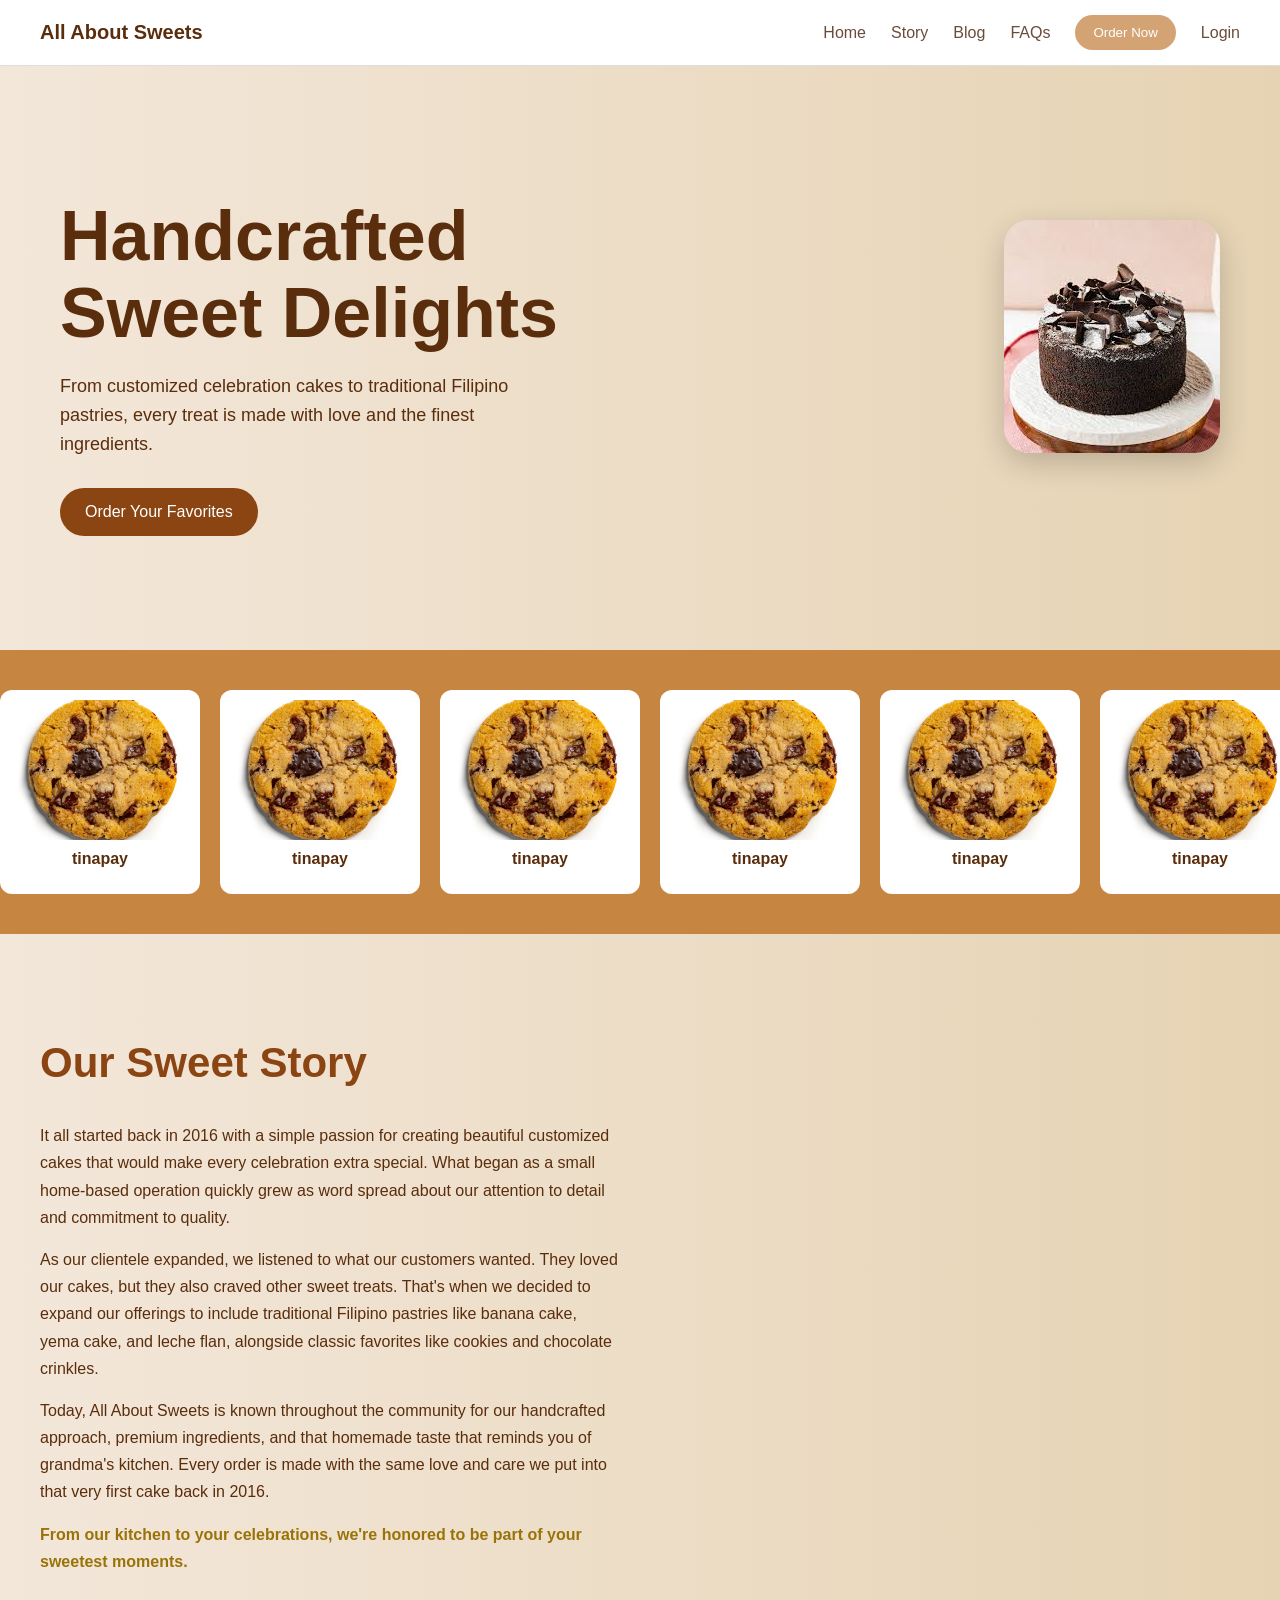
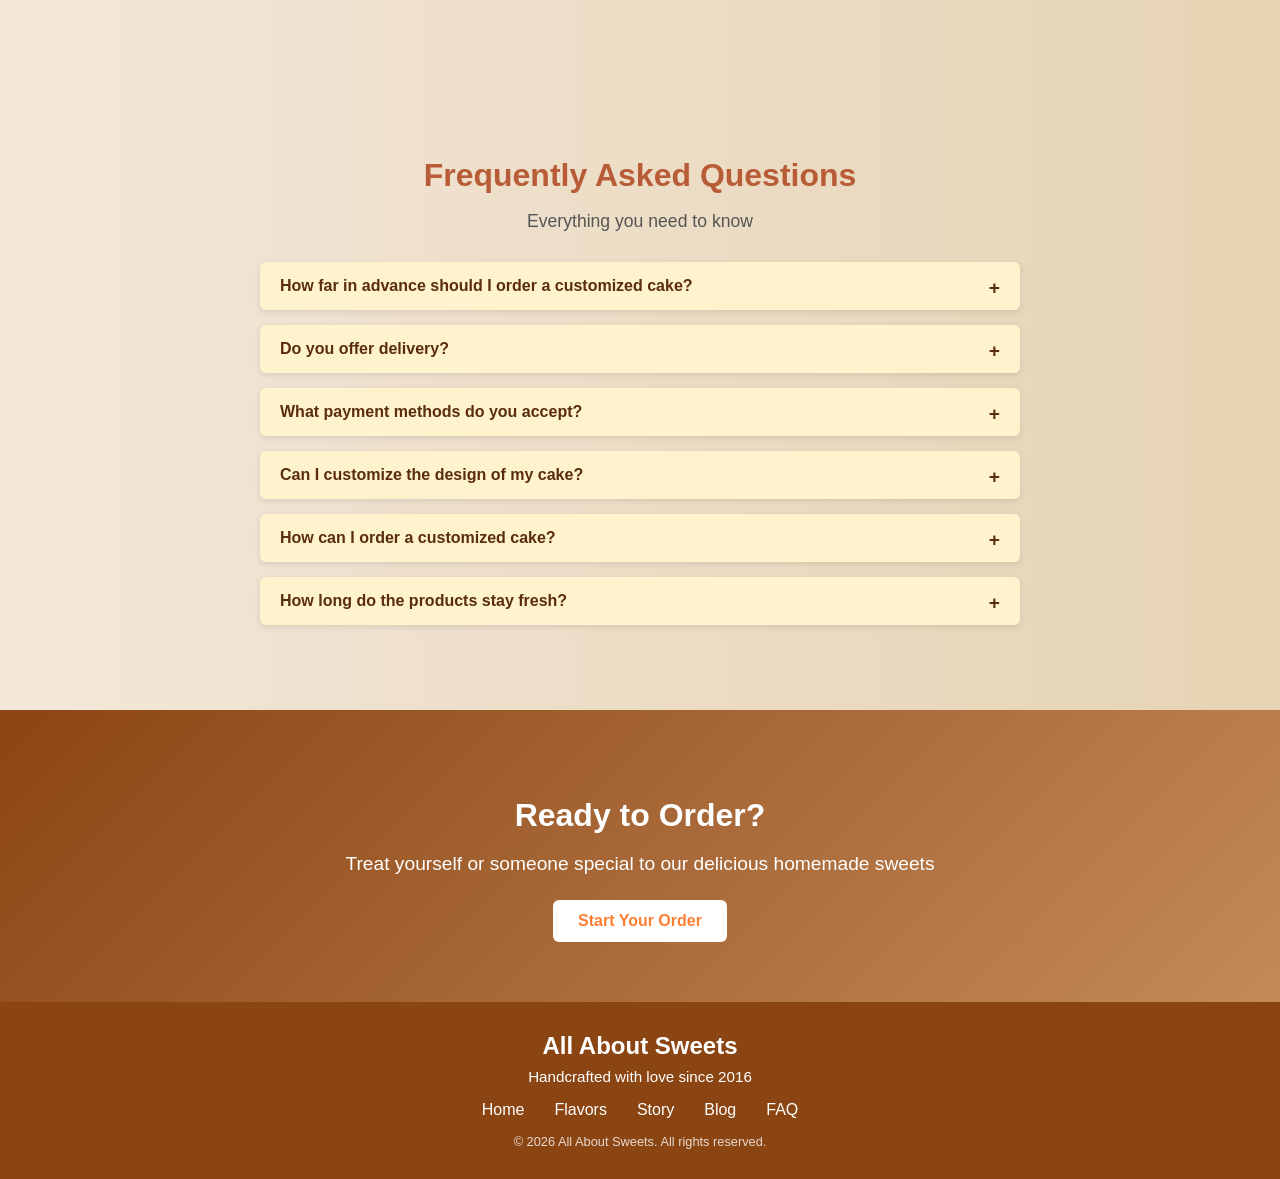
<file: index.html>
<!doctype html>
<html lang="en">
  <head>
    <meta charset="UTF-8" />
    <meta name="viewport" content="width=device-width, initial-scale=1.0" />
    <title>All About Sweets</title>
    <link rel="stylesheet" href="style.css" />
    <link rel="shortcut icon" href="assets/AASlogo.png" type="image/x-icon">
  </head>
  <body>
    <header class="navbar">
      <div class="logo">
        <span>All About Sweets</span>
      </div>
      <input type="checkbox" id="menu-toggle" />

      <label for="menu-toggle" class="hamburger">
        <span></span>
        <span></span>
        <span></span>
      </label>

      <nav class="nav-menu">
        <a href="#" class="active">Home</a>
        <a href="#story">Story</a>
        <a href="blog.html">Blog</a>
        <a href="#faq">FAQs</a>
        <a href="ordernow.html"> 
        <button class="order-btn">Order Now</button>
        </a>
        
        <a href="login.html" id="loginBtn" class="login">Login</a>

      <img 
        src="assets/user.png"
        id="profileBtn"
        class="profile-icon"
        onclick="goToProfile()"
        style="display: none;">
      </nav>
    </header>

    <section id="hero" class="hero">
      <div class="hero-text">
        <h1>Handcrafted<br />Sweet Delights</h1>
        <p>
          From customized celebration cakes to traditional Filipino pastries,
          every treat is made with love and the finest ingredients.
        </p>
        <button class="ct-btn">Order Your Favorites</button>
      </div>

      <div class="hero-img">
        <img src="assets/cake.jpg" alt="Cake" />
      </div>
    </section>
    <br />
    <br />
    <br />
    <section class="loop-section">
      <div class="loop-track">
        <!-- ORIGINAL -->
        <div class="item">
          <div class="card">
            <img src="assets/placeholder.jpg">
            <h3>tinapay</h3>
          </div>
        </div>
        <div class="item">
          <div class="card">
            <img src="assets/placeholder.jpg">
            <h3>tinapay</h3>
          </div>
        </div>
        <div class="item">
          <div class="card">
            <img src="assets/placeholder.jpg">
            <h3>tinapay</h3>
          </div>
        </div>
        <div class="item">
          <div class="card">
            <img src="assets/placeholder.jpg">
            <h3>tinapay</h3>
          </div>
        </div>
        <div class="item">
          <div class="card">
            <img src="assets/placeholder.jpg">
            <h3>tinapay</h3>
          </div>
        </div>
        <!-- DUPLICATE 1 -->
        <div class="item">
          <div class="card">
            <img src="assets/placeholder.jpg">
            <h3>tinapay</h3>
          </div>
        </div>
        <div class="item">
          <div class="card">
            <img src="assets/placeholder.jpg">
            <h3>tinapay</h3>
          </div>
        </div>
        <div class="item">
          <div class="card">
            <img src="assets/placeholder.jpg">
            <h3>tinapay</h3>
          </div>
        </div>
        <div class="item">
          <div class="card">
            <img src="assets/placeholder.jpg">
            <h3>tinapay</h3>
          </div>
        </div>
        <div class="item">
          <div class="card">
            <img src="assets/placeholder.jpg">
            <h3>tinapay</h3>
          </div>
        </div>

        <!-- DUPLICATE 2 (THIS FIXES THE GAP) -->
        <div class="item">
          <div class="card">
            <img src="assets/placeholder.jpg">
            <h3>tinapay</h3>
          </div>
        </div>
        <div class="item">
          <div class="card">
            <img src="assets/placeholder.jpg">
            <h3>tinapay</h3>
          </div>
        </div>
        <div class="item">
          <div class="card">
            <img src="assets/placeholder.jpg">
            <h3>tinapay</h3>
          </div>
        </div>
        <div class="item">
          <div class="card">
            <img src="assets/placeholder.jpg">
            <h3>tinapay</h3>
          </div>
        </div>
        <div class="item">
          <div class="card">
            <img src="assets/placeholder.jpg">
            <h3>tinapay</h3>
          </div>
        </div>
      </div>
    </section>
    <section id="story" class="story">
      <div class="story-container">
        <div class="story-text">
          <h1>Our Sweet Story</h1>
          <p>
            It all started back in 2016 with a simple passion for creating
            beautiful customized cakes that would make every celebration extra
            special. What began as a small home-based operation quickly grew as
            word spread about our attention to detail and commitment to quality.
          </p>

          <p>
            As our clientele expanded, we listened to what our customers wanted.
            They loved our cakes, but they also craved other sweet treats.
            That's when we decided to expand our offerings to include
            traditional Filipino pastries like banana cake, yema cake, and leche
            flan, alongside classic favorites like cookies and chocolate
            crinkles.
          </p>

          <p>
            Today, All About Sweets is known throughout the community for our
            handcrafted approach, premium ingredients, and that homemade taste
            that reminds you of grandma's kitchen. Every order is made with the
            same love and care we put into that very first cake back in 2016.
          </p>
          <p style="color: rgb(153, 115, 8)">
            <b
              >From our kitchen to your celebrations, we're honored to be part
              of your sweetest moments.
            </b>
          </p>
        </div>

        <!-- <div class="story-image">
          <img src="images/story.jpg" />
        </div> -->
      </div>
    </section>
    <!-- <footer class="footer">
      <div class="footer-container">
        <div class="footer-logo">
          <span>All About Sweets</span>
        </div>

        <ul class="footer-links">
          <li><a href="#hero">Home</a></li>
          <li><a href="flavors.html">Flavors</a></li>
          <li><a href="#story">Story</a></li>
          <li><a href="blog.html">Blog</a></li>
          <li><a href="faq.html">FAQ</a></li>
        </ul>

        <p class="footer-copy">© 2026 All About Sweets. All rights reserved.</p>
      </div>
    </footer> -->

        <section id="faq" class="faq-section">
      <h2>Frequently Asked Questions</h2>
      <p class="subtitle">Everything you need to know</p>

      <div class="faq-item">
        <div class="faq-question">
          How far in advance should I order a customized cake?
        </div>
        <div class="faq-answer">
          We recommend placing your order at least 1–2 weeks in advance to
          ensure availability and enough time for customization.
        </div>
      </div>

      <div class="faq-item">
        <div class="faq-question">Do you offer delivery?</div>
        <div class="faq-answer">
          Yes, we offer delivery within Metro Manila. Delivery fees may vary
          depending on location.
        </div>
      </div>

      <div class="faq-item">
        <div class="faq-question">What payment methods do you accept?</div>
        <div class="faq-answer">We accept cash and GCash only.</div>
      </div>

      <div class="faq-item">
        <div class="faq-question">Can I customize the design of my cake?</div>
        <div class="faq-answer">
          Absolutely! You can share your preferred theme, colors, and design
          ideas, and we’ll bring them to life.
        </div>
      </div>

      <div class="faq-item">
        <div class="faq-question">How can I order a customized cake?</div>
        <div class="faq-answer">
          You can contact us through our social media page on Facebook (All
          About Sweets), reach us via phone at 09274007078, or email us at
          allaboutsweets@gmail.com
        </div>
      </div>

      <div class="faq-item">
        <div class="faq-question">How long do the products stay fresh?</div>
        <div class="faq-answer">
          Our cakes and pastries are best enjoyed within 3–5 days. Refrigeration
          is recommended for longer freshness.
        </div>
      </div>
    </section>
    <!-- <section class="cta-section">
      <h2>Ready to Order?</h2>
      <p>Treat yourself or someone special to our delicious homemade sweets</p>
      <button class="cta-button">Start Your Order</button>
    </section> -->

    <!-- Call-to-action -->
    <section class="cta-section">
      <h2>Ready to Order?</h2>
      <p>Treat yourself or someone special to our delicious homemade sweets</p>
      <a href="ordernow.html"> 
      <button class="cta-button">Start Your Order</button>
      </a>
    </section>

    <!-- Footer -->
    <footer>
      <h3>All About Sweets</h3>
      <p>Handcrafted with love since 2016</p>
        <ul class="footer-links">
        <li><a href="#hero">Home</a></li>
        <li><a href="flavors.html">Flavors</a></li>
        <li><a href="index.html#story">Story</a></li>
        <li><a href="blog.html">Blog</a></li>
        <li><a href="blog.html#faq">FAQ</a></li>
      </ul>
      <small>© 2026 All About Sweets. All rights reserved.</small>
    </footer>

    <script>
      // login nav bar -- profile icon
      const user = JSON.parse(localStorage.getItem("user"));

      const loginBtn = document.getElementById("loginBtn");
      const profileBtn = document.getElementById("profileBtn");

      if (user) {
  // user is logged in
      loginBtn.style.display = "none";
      profileBtn.style.display = "block";
    } else {
  // not logged in
      loginBtn.style.display = "block";
       profileBtn.style.display = "none";
    }

function goToProfile() {
  window.location.href = "user-profile.html";
}


      //FAQs js
            const questions = document.querySelectorAll(".faq-question");

      questions.forEach((question) => {
        question.addEventListener("click", () => {
          const answer = question.nextElementSibling;
          question.classList.toggle("active");
          answer.classList.toggle("open");
        });
      });
    </script>

  </body>
</html>
</file>
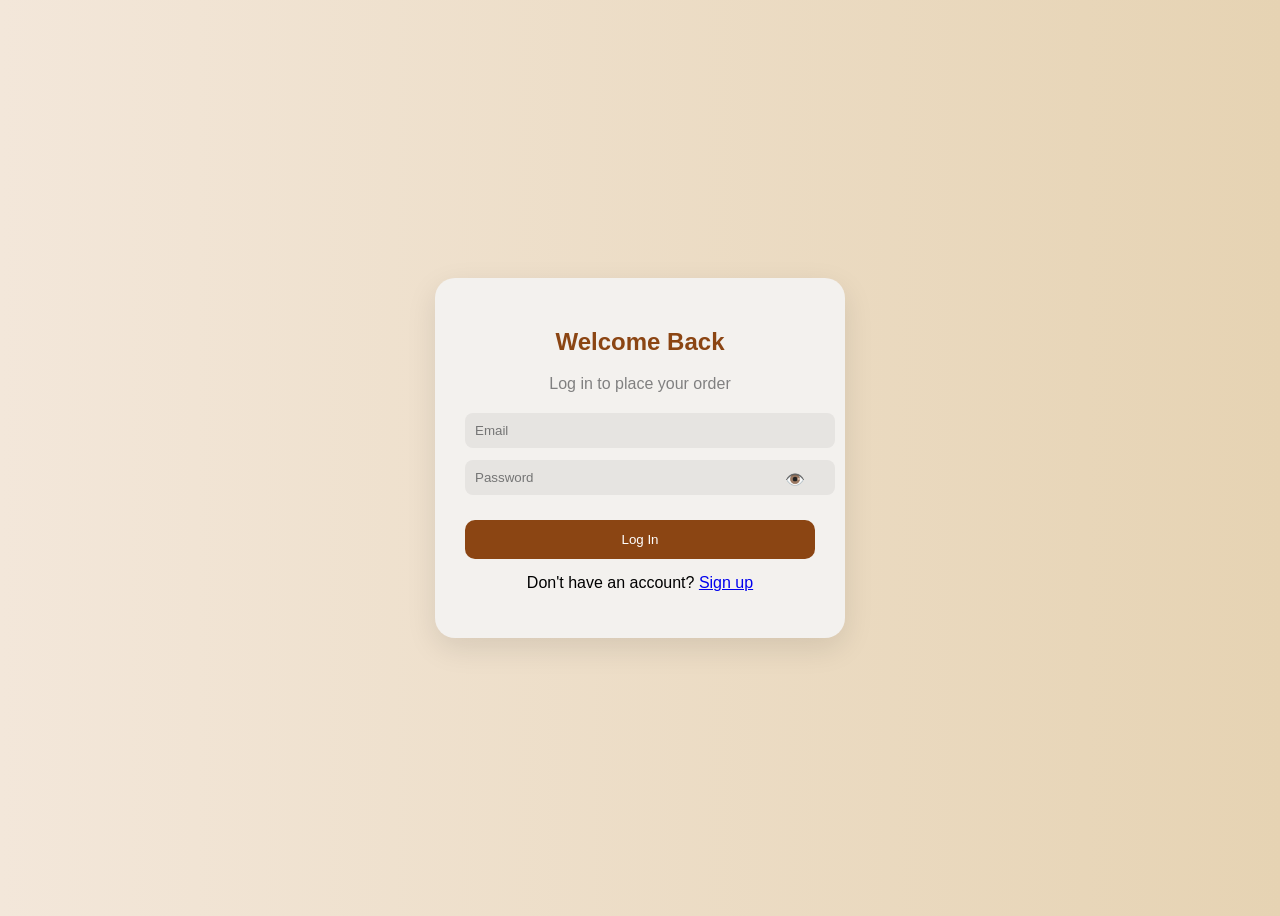
<file: admin.html>
<!DOCTYPE html>
<html lang="en">
<head>
  <meta charset="UTF-8">
  <link rel="shortcut icon" href="assets/AASlogo.png" type="image/x-icon">
  <title>Admin Dashboard</title>
  <style>
    body {
      font-family: sans-serif;
      background: #f3e7da;
      margin: 0;
      padding: 20px;
    }

    h1 {
      color: #8b4513;
    }

    .top {
      display: flex;
      justify-content: space-between;
      align-items: center;
    }

    .stats {
      display: flex;
      gap: 15px;
      margin: 20px 0;
    }

    .card {
      background: #fff;
      padding: 15px;
      border-radius: 10px;
      width: 150px;
      text-align: center;
      box-shadow: 0 5px 15px rgba(0,0,0,0.1);
    }

    table {
      width: 100%;
      border-collapse: collapse;
      background: white;
      border-radius: 10px;
      overflow: hidden;
    }

    th, td {
      padding: 12px;
      text-align: center;
    }

    th {
      background: #8b4513;
      color: white;
    }

    tr:nth-child(even) {
      background: #f9f9f9;
    }

    button {
      padding: 6px 10px;
      border: none;
      border-radius: 5px;
      cursor: pointer;
    }

    .done {
      background: green;
      color: white;
    }

    .delete {
      background: red;
      color: white;
    }
  </style>
</head>

<body>

  <div class="top">
    <h1>Admin Dashboard</h1>
    <button onclick="logout()">Logout</button>
  </div>

  <!-- STATS -->
  <div class="stats">
    <div class="card">
      <h3 id="totalOrders">0</h3>
      <p>Orders</p>
    </div>

    <div class="card">
      <h3 id="totalRevenue">₱0</h3>
      <p>Revenue</p>
    </div>
  </div>

  <!-- ORDERS TABLE -->
  <table>
    <thead>
      <tr>
        <th>Name</th>
        <th>Item</th>
        <th>Total</th>
        <th>Status</th>
        <th>Actions</th>
      </tr>
    </thead>

    <tbody id="ordersTable"></tbody>
  </table>

  <script>
    //  PROTECT ADMIN
    const user = JSON.parse(localStorage.getItem("user"));
    if (!user || user.role !== "admin") {
      alert("Access denied!");
      window.location.href = "login.html";
    }

    // 🔥 SAMPLE ORDERS (simulate)
    let orders = JSON.parse(localStorage.getItem("orders")) || [
      { name: "Khate", item: "Yema Cake", total: 130, status: "Pending" },
      { name: "Maki", item: "Dream Cake", total: 150, status: "Pending" }
    ];

    function renderOrders() {
      const table = document.getElementById("ordersTable");
      table.innerHTML = "";

      let totalRevenue = 0;

      orders.forEach((order, index) => {
        totalRevenue += order.total;

        table.innerHTML += `
          <tr>
            <td>${order.name}</td>
            <td>${order.item}</td>
            <td>₱${order.total}</td>
            <td>${order.status}</td>
            <td>
              <button class="done" onclick="markDone(${index})">Done</button>
              <button class="delete" onclick="deleteOrder(${index})">Delete</button>
            </td>
          </tr>
        `;
      });

      document.getElementById("totalOrders").textContent = orders.length;
      document.getElementById("totalRevenue").textContent = "₱" + totalRevenue;

      localStorage.setItem("orders", JSON.stringify(orders));
    }

    function markDone(index) {
      orders[index].status = "Completed";
      renderOrders();
    }

    function deleteOrder(index) {
      orders.splice(index, 1);
      renderOrders();
    }

    function logout() {
      localStorage.removeItem("user");
      window.location.href = "login.html";
    }

    renderOrders();
  </script>

</body>
</html>
</file>
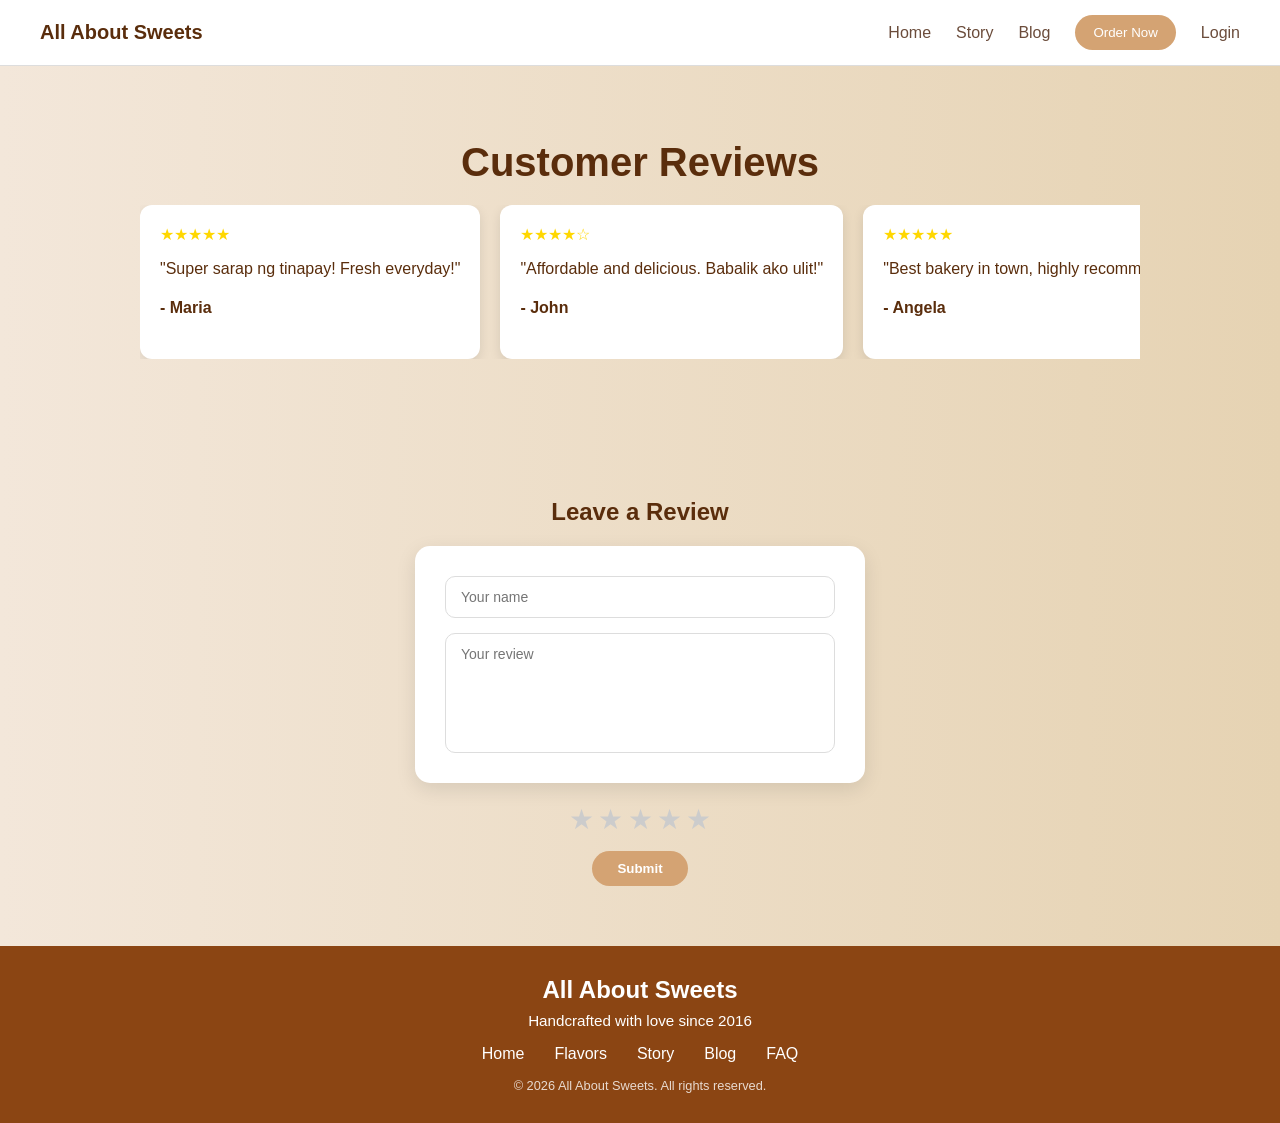
<file: blog.html>
<!doctype html>
<html lang="en">
  <head>
    <meta charset="UTF-8" />
    <meta name="viewport" content="width=device-width, initial-scale=1.0" />
    <link rel="stylesheet" href="style.css" />
    <link rel="shortcut icon" href="assets/AASlogo.png" type="image/x-icon">
    <title>Blog</title>
  </head>
  <header class="navbar">
    <div class="logo">
      <span>All About Sweets</span>
    </div>
    <input type="checkbox" id="menu-toggle" />

    <label for="menu-toggle" class="hamburger">
      <span></span>
      <span></span>
      <span></span>
    </label>

    <nav class="nav-menu">
      <a href="index.html" class="active">Home</a>
      <a href="index.html#story">Story</a>
      <a href="blog.html">Blog</a>
      <button class="order-btn">Order Now</button>
        <a href="login.html" id="loginBtn" class="login">Login</a>

      <img 
        src="assets/user.png"
        id="profileBtn"
        class="profile-icon"
        onclick="goToProfile()"
        style="display: none;">
      </nav>
  </header>
  <body>
    <section class="reviews">
      <h2>Customer Reviews</h2>

      <div class="reviews-wrapper">
        <div class="reviews-track">
          <!-- ORIGINAL -->
          <div class="review-card">
            <div class="stars">★★★★★</div>
            <p>"Super sarap ng tinapay! Fresh everyday!"</p>
            <h4>- Maria</h4>
          </div>

          <div class="review-card">
            <div class="stars">★★★★☆</div>
            <p>"Affordable and delicious. Babalik ako ulit!"</p>
            <h4>- John</h4>
          </div>

          <div class="review-card">
            <div class="stars">★★★★★</div>
            <p>"Best bakery in town, highly recommended!"</p>
            <h4>- Angela</h4>
          </div>

          <!-- DUPLICATE (for seamless loop) -->
          <div class="review-card">
            <div class="stars">★★★★★</div>
            <p>"Super sarap ng tinapay! Fresh everyday!"</p>
            <h4>- Maria</h4>
          </div>

          <div class="review-card">
            <div class="stars">★★★★☆</div>
            <p>"Affordable and delicious. Babalik ako ulit!"</p>
            <h4>- John</h4>
          </div>

          <div class="review-card">
            <div class="stars">★★★★★</div>
            <p>"Best bakery in town, highly recommended!"</p>
            <h4>- Angela</h4>
          </div>
        </div>
      </div>
    </section>
    <section class="add-review">
      <h2>Leave a Review</h2>

      <form>
      <input type="text" id="name" placeholder="Your name" />
      <textarea id="message" placeholder="Your review"></textarea>
      </form>
      
      <div class="rating-input">
        <span data-value="1">★</span>
        <span data-value="2">★</span>
        <span data-value="3">★</span>
        <span data-value="4">★</span>
        <span data-value="5">★</span>
      </div>

      <button onclick="addReview()">Submit</button>
    </section>
    <!-- <section id="faq" class="faq-section">
      <h2>Frequently Asked Questions</h2>
      <p class="subtitle">Everything you need to know</p>

      <div class="faq-item">
        <div class="faq-question">
          How far in advance should I order a customized cake?
        </div>
        <div class="faq-answer">
          We recommend placing your order at least 1–2 weeks in advance to
          ensure availability and enough time for customization.
        </div>
      </div>

      <div class="faq-item">
        <div class="faq-question">Do you offer delivery?</div>
        <div class="faq-answer">
          Yes, we offer delivery within Metro Manila. Delivery fees may vary
          depending on location.
        </div>
      </div>

      <div class="faq-item">
        <div class="faq-question">What payment methods do you accept?</div>
        <div class="faq-answer">We accept cash and GCash only.</div>
      </div>

      <div class="faq-item">
        <div class="faq-question">Can I customize the design of my cake?</div>
        <div class="faq-answer">
          Absolutely! You can share your preferred theme, colors, and design
          ideas, and we’ll bring them to life.
        </div>
      </div>

      <div class="faq-item">
        <div class="faq-question">How can I order a customized cake?</div>
        <div class="faq-answer">
          You can contact us through our social media page on Facebook (All
          About Sweets), reach us via phone at 09274007078, or email us at
          allaboutsweets@gmail.com
        </div>
      </div>

      <div class="faq-item">
        <div class="faq-question">How long do the products stay fresh?</div>
        <div class="faq-answer">
          Our cakes and pastries are best enjoyed within 3–5 days. Refrigeration
          is recommended for longer freshness.
        </div>
      </div>
    </section>
    <section class="cta-section">
      <h2>Ready to Order?</h2>
      <p>Treat yourself or someone special to our delicious homemade sweets</p>
      <button class="cta-button">Start Your Order</button>
    </section> -->

    <!-- Footer -->
    <footer>
      <h3>All About Sweets</h3>
      <p>Handcrafted with love since 2016</p>
      <ul class="footer-links">
        <li><a href="#hero">Home</a></li>
        <li><a href="flavors.html">Flavors</a></li>
        <li><a href="index.html#story">Story</a></li>
        <li><a href="blog.html">Blog</a></li>
        <li><a href="blog.html#faq">FAQ</a></li>
      </ul>
      <small>© 2026 All About Sweets. All rights reserved.</small>
    </footer>
    <script>
      // const questions = document.querySelectorAll(".faq-question");

      // questions.forEach((question) => {
      //   question.addEventListener("click", () => {
      //     const answer = question.nextElementSibling;
      //     question.classList.toggle("active");
      //     answer.classList.toggle("open");
      //   });
      // });
      let selectedRating = 0;

      // ⭐ select stars
      document.querySelectorAll(".rating-input span").forEach((star) => {
        star.addEventListener("click", () => {
          selectedRating = star.getAttribute("data-value");

          document
            .querySelectorAll(".rating-input span")
            .forEach((s) => s.classList.remove("active"));

          for (let i = 0; i < selectedRating; i++) {
            document
              .querySelectorAll(".rating-input span")
              [i].classList.add("active");
          }
        });
      });

      // ➕ add review
      function addReview() {
        const name = document.getElementById("name").value;
        const message = document.getElementById("message").value;

        if (!name || !message || selectedRating == 0) {
          alert("Please complete everything!");
          return;
        }

        const stars =
          "★".repeat(selectedRating) + "☆".repeat(5 - selectedRating);

        const reviewHTML = `
    <div class="review-card">
      <div class="stars">${stars}</div>
      <p>"${message}"</p>
      <h4>- ${name}</h4>
    </div>
  `;

        const track = document.querySelector(".reviews-track");

        // add to both original + duplicate (for seamless loop)
        track.insertAdjacentHTML("beforeend", reviewHTML);
        track.insertAdjacentHTML("beforeend", reviewHTML);

        // clear form
        document.getElementById("name").value = "";
        document.getElementById("message").value = "";
        selectedRating = 0;

        document
          .querySelectorAll(".rating-input span")
          .forEach((s) => s.classList.remove("active"));
      }
    </script>
  </body>
</html>
</file>
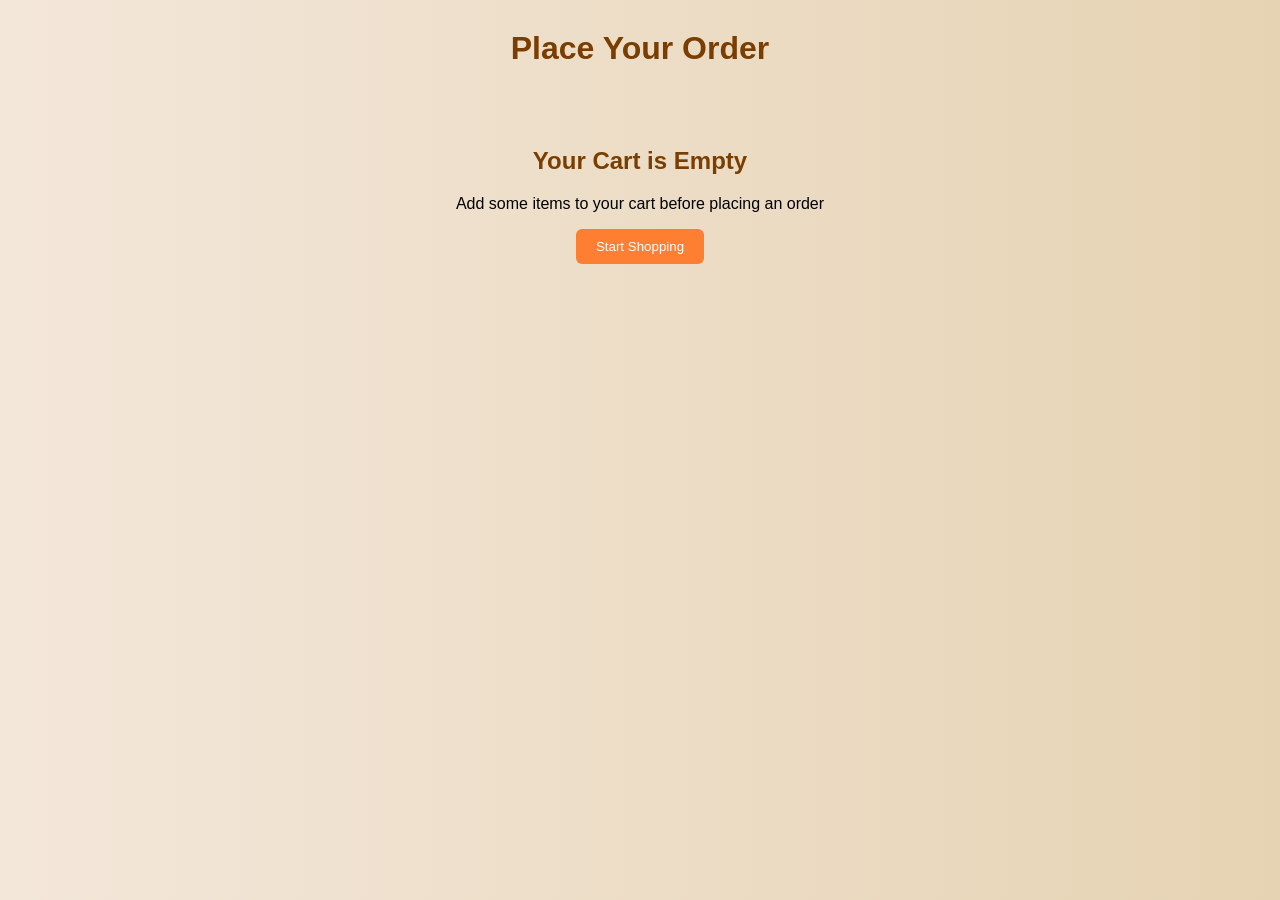
<file: checkout.html>
<!doctype html>

<html lang="en">
  <head>
    <meta charset="UTF-8" />
    <meta name="viewport" content="width=device-width, initial-scale=1.0" />
    <title>Checkout</title>
    <link rel="stylesheet" href="checkout.css" />
    <link rel="shortcut icon" href="assets/AASlogo.png" type="image/x-icon">
  </head>
  <body>
    <h1>Place Your Order</h1>

    <!-- EMPTY VIEW -->

    <div id="empty-view" class="empty">
      <h2>Your Cart is Empty</h2>
      <p>Add some items to your cart before placing an order</p>
      <button onclick="goBack()">Start Shopping</button>
    </div>

    <!-- CHECKOUT VIEW -->

    <div id="checkout-view" class="checkout-container" style="display: none">
      <!-- DELIVERY -->

      <div class="delivery-info">
        <h2>Delivery Information</h2>

        <!-- FULL NAME -->

        <label>Full Name</label>
        <input
          type="text"
          id="fullname"
          placeholder="Enter your full name"
          required
        />

        <!-- CONTACT -->

        <label>Contact Number</label>
        <input
          type="text"
          id="contact"
          placeholder="09XX XXX XXXX"
          minlength="11"
          maxlength="11"
          required
        />

        <!-- ORDER TYPE -->

        <label>Order Type</label>

        <div class="radio-group">
          <label
            ><input type="radio" name="type" onclick="selectType('pickup')" />
            Pickup</label
          >
          <label
            ><input type="radio" name="type" onclick="selectType('delivery')" />
            Delivery</label
          >
        </div>

        <!-- PICKUP LOCATION -->

        <div id="pickup-options" style="display: none">
          <label>Pickup Location</label>
          <div class="radio-group">
            <label><input type="radio" name="pickup" /> Owner Address</label>
            <label
              ><input type="radio" name="pickup" /> Trinoma / SM North</label
            >
          </div>
        </div>

        <!-- ADDRESS -->

        <div id="address-field" style="display: none">
          <label>Address</label>
          <input
            type="text"
            id="address"
            placeholder="Your delivery address"
            required
          />
        </div>

        <!-- TIME -->

        <label>Preferred Pickup / Delivery Time</label>
        <input type="time" id="time" min="08:00" max="17:00" required />

        <p style="font-size: 12px; color: #777">
          Please allow at least 24 hours for preparation.
        </p>

        <!-- PAYMENT -->

        <label>Payment Method</label>

        <div class="radio-group">
          <label><input type="radio" name="payment" /> Cash on Delivery</label>
          <label><input type="radio" name="payment" /> GCash</label>
        </div>

        <button class="place-order-btn" onclick="placeOrder()">
          Place Order
        </button>
      </div>

      <!-- SUMMARY -->

      <div class="order-summary">
        <h2 class="order-sum-text">Order Summary</h2>

        <div id="summary-items"></div>

        <div id="summary-total"></div>

        <p style="font-size: 12px">
          Note: You will receive confirmation after order.
        </p>
      </div>
    </div>

    <script>
      /* SAME DATA STRUCTURE AS ORDER PAGE */
      let names = [];
      let prices = [];
      let quantities = [];
      let images = [];

      /* GET DATA FROM URL */
      function getCartFromURL() {
        let url = window.location.href;

        if (url.indexOf("?data=") == -1) {
          return;
        }

        let dataString = decodeURIComponent(url.split("?data=")[1]);

        let items = dataString.split("|");

        for (let i = 0; i < items.length; i++) {
          let parts = items[i].split(",");

          names.push(parts[0]);
          prices.push(parseInt(parts[1]));
          quantities.push(parseInt(parts[2]));
          images.push(parts[3]);
        }
      }

      /* CHECK EMPTY OR NOT */
      function checkCart() {
        if (names.length == 0) {
          document.getElementById("empty-view").style.display = "block";
          document.getElementById("checkout-view").style.display = "none";
        } else {
          document.getElementById("empty-view").style.display = "none";
          document.getElementById("checkout-view").style.display = "flex";
          displaySummary();
        }
      }

      /* DISPLAY SUMMARY */
      function displaySummary() {
        let output = "";
        let total = 0;

        for (let i = 0; i < names.length; i++) {
          total = total + prices[i] * quantities[i];

          output =
            output +
            "<div class='summary-item'>" +
            "<img src='" +
            images[i] +
            "'>" +
            "<div>" +
            "<b>" +
            names[i] +
            "</b><br>" +
            "Qty: " +
            quantities[i] +
            "</div>" +
            "<div style='margin-left:auto;'>₱" +
            prices[i] +
            "</div>" +
            "</div>";
        }

        document.getElementById("summary-items").innerHTML = output;

        document.getElementById("summary-total").innerHTML =
          "Subtotal: ₱" +
          total +
          "<br>Delivery: Free" +
          "<br><div class='total'>Total: ₱" +
          total +
          "</div>";
      }

      /* BUTTONS */
      function placeOrder() {
        let fullname = document.getElementById("fullname").value;
        let contact = document.getElementById("contact").value;
        let time = document.getElementById("time").value;

        if (fullname == "" || contact == "" || time == "") {
          alert("Please fill out all required fields!");
          return;
        }

        alert("Order placed!");
      }

      function goBack() {
        window.location.href = "ordernow.html";
      }

      /* RUN */
      getCartFromURL();
      checkCart();

      function selectType(type) {
        if (type == "pickup") {
          document.getElementById("pickup-options").style.display = "block";
          document.getElementById("address-field").style.display = "none";
        } else {
          document.getElementById("pickup-options").style.display = "none";
          document.getElementById("address-field").style.display = "block";
        }
      }
    </script>
  </body>
</html>
</file>
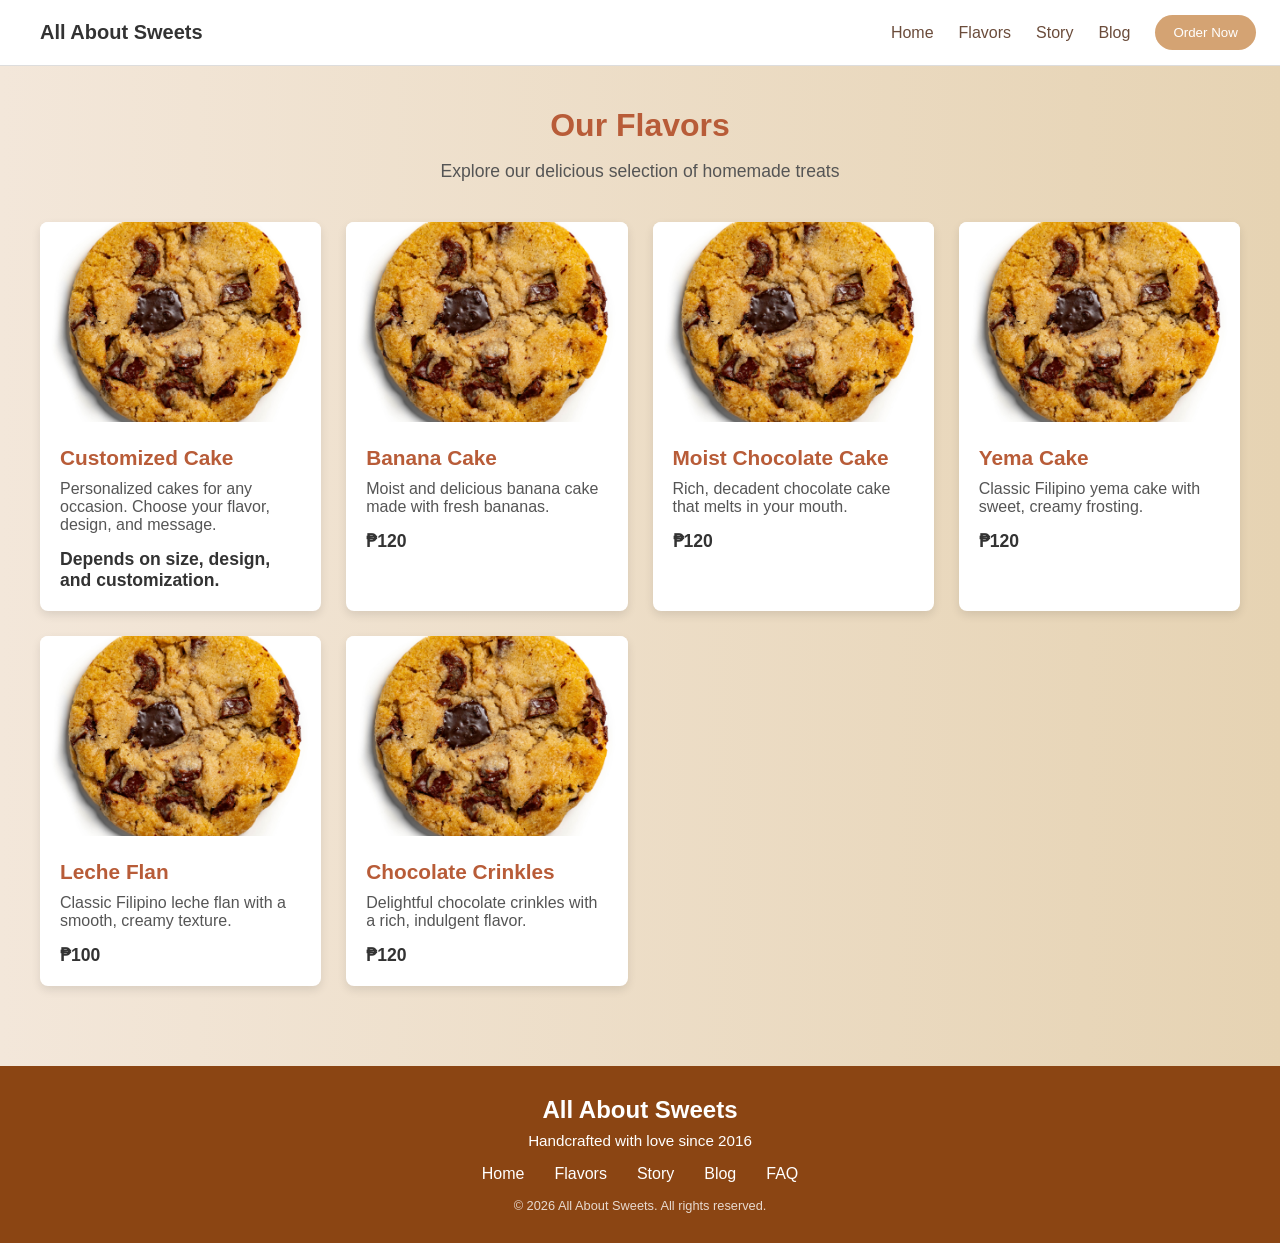
<file: flavors.html>
<!DOCTYPE html>
<html lang="en">
<head>
    <meta charset="UTF-8">
    <meta name="viewport" content="width=device-width, initial-scale=1.0">
    <title>Flavors</title>
    <link rel="stylesheet" href="flavor.css">
</head>
    <header class="navbar">
      <div class="logo">
        <span>All About Sweets</span>
      </div>
      <input type="checkbox" id="menu-toggle" />

      <label for="menu-toggle" class="hamburger">
        <span></span>
        <span></span>
        <span></span>
      </label>

      <nav class="nav-menu">
        <a href="index.html" class="active">Home</a>
        <a href="flavors.html">Flavors</a>
        <a href="index.html#story">Story</a>
        <a href="blog.html">Blog</a>
        <a href="ordernow.html"> 
        <button class="order-btn">Order Now</button>
        </a>
        
        <a href="login.html" class="login">Login</a>
      </nav>
    </header>

<body>
     <section class="flavors-section">
    <h2>Our Flavors</h2>
    <p class="subtitle">Explore our delicious selection of homemade treats</p>

    <div class="flavors-grid">

      <!-- Flavor 1 -->
      <div class="flavor-card">
        <img src="assets/placeholder.jpg">
        <div class="flavor-content">
          <div class="flavor-title">Customized Cake</div>
          <div class="flavor-description">
            Personalized cakes for any occasion. Choose your flavor, design, and message.
          </div>
          <div class="flavor-price">Depends on size, design, and customization.</div>
        </div>
      </div>

      <!-- Flavor 2 -->
      <div class="flavor-card">
        <img src="assets/placeholder.jpg">
        <div class="flavor-content">
          <div class="flavor-title">Banana Cake</div>
          <div class="flavor-description">
            Moist and delicious banana cake made with fresh bananas.
          </div>
          <div class="flavor-price">₱120</div>
        </div>
      </div>

      <!-- Flavor 3 -->
      <div class="flavor-card">
        <img src="assets/placeholder.jpg">
        <div class="flavor-content">
          <div class="flavor-title">Moist Chocolate Cake</div>
          <div class="flavor-description">
            Rich, decadent chocolate cake that melts in your mouth.
          </div>
          <div class="flavor-price">₱120</div>
        </div>
      </div>

      <!-- Flavor 4 -->
      <div class="flavor-card">
        <img src="assets/placeholder.jpg">
        <div class="flavor-content">
          <div class="flavor-title">Yema Cake</div>
          <div class="flavor-description">
            Classic Filipino yema cake with sweet, creamy frosting.
          </div>
          <div class="flavor-price">₱120</div>
        </div>
      </div>

        <div class="flavor-card">
        <img src="assets/placeholder.jpg">
        <div class="flavor-content">
          <div class="flavor-title">Leche Flan</div>
          <div class="flavor-description">
            Classic Filipino leche flan with a smooth, creamy texture.
          </div>
          <div class="flavor-price">₱100</div>
        </div>
      </div>

          <div class="flavor-card">
        <img src="assets/placeholder.jpg">
        <div class="flavor-content">
          <div class="flavor-title">Chocolate Crinkles</div>
          <div class="flavor-description">
            Delightful chocolate crinkles with a rich, indulgent flavor.
          </div>
          <div class="flavor-price">₱120</div>
        </div>
      </div>


    </div>
  </section>
      <!-- <section class="cta-section">
      <h2>Ready to Order?</h2>
      <p>Treat yourself or someone special to our delicious homemade sweets</p>
      <button class="cta-button">Start Your Order</button>
    </section> -->

    <footer>
      <h3>All About Sweets</h3>
      <p>Handcrafted with love since 2016</p>
      <ul class="footer-links">
          <li><a href="index.html">Home</a></li>
          <li><a href="flavors.html">Flavors</a></li>
          <li><a href="index.html#story">Story</a></li>
          <li><a href="blog.html">Blog</a></li>
        <li><a href="blog.html#faq">FAQ</a></li>
        </ul>
      <small>© 2026 All About Sweets. All rights reserved.</small>
    </footer>
</body>
</html>
</file>
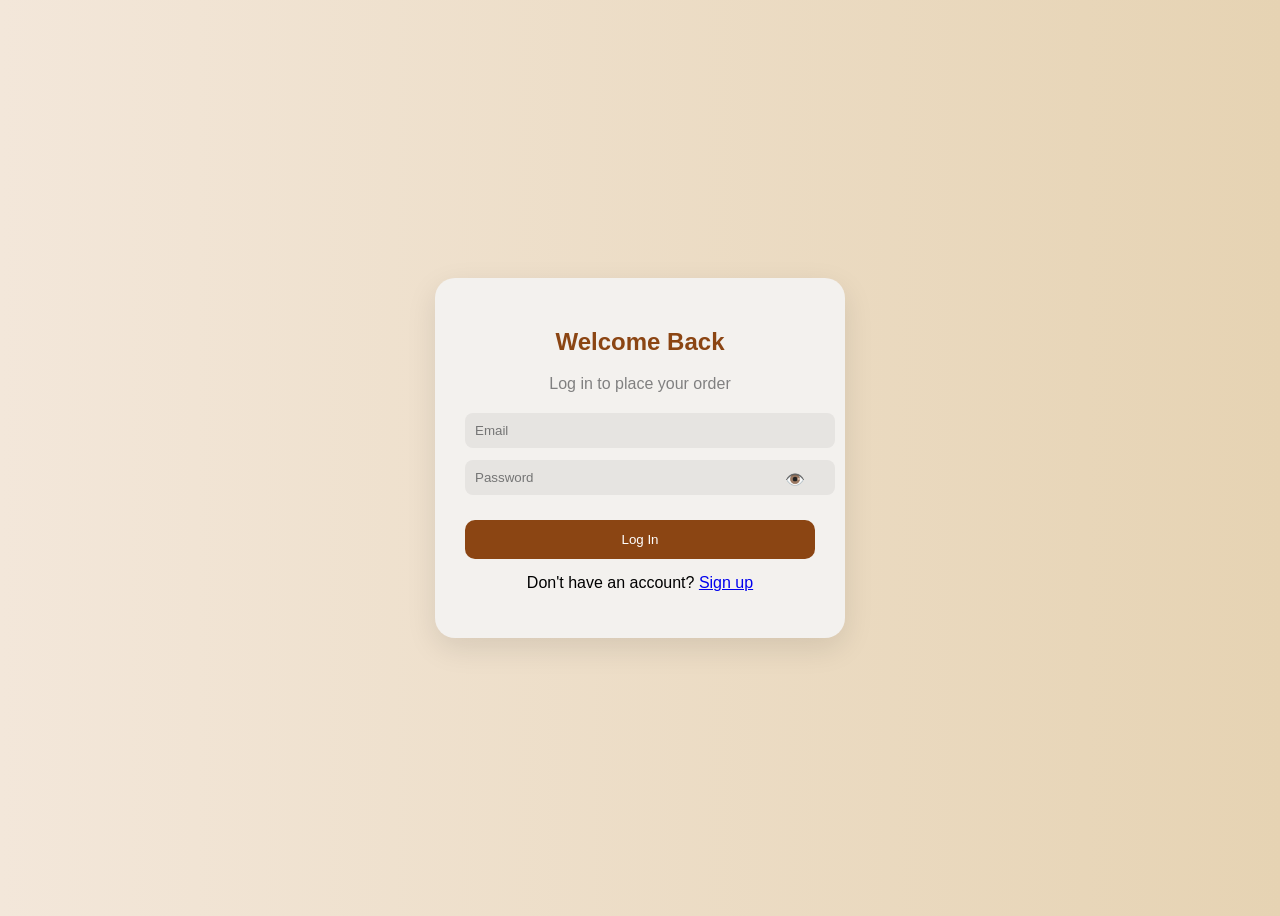
<file: login.html>
<!doctype html>
<html lang="en">
<head>
  <meta charset="UTF-8" />
      <meta name="viewport" content="width=device-width, initial-scale=1.0" />
  <title>Login</title>
  <link rel="stylesheet" href="login.css" />
  <link rel="shortcut icon" href="assets/AASlogo.png" type="image/x-icon">
</head>

<body>
  <div class="container">
    <h2>Welcome Back</h2>
    <p class="sub">Log in to place your order</p>

    <form id="loginForm">
      <input type="email" id="email" placeholder="Email" />

      <div class="password-box">
        <input type="password" id="password" placeholder="Password" />
        <span onclick="togglePass()">👁️</span>
      </div>

      <p class="error" id="error"></p>

   
      <button type="submit">Log In</button>
    </form>

    <p class="switch">
      Don't have an account? <a href="signup.html">Sign up</a>
    </p>
  </div>

  <script>
    const form = document.getElementById("loginForm");
    const errorText = document.getElementById("error");

    form.addEventListener("submit", function (e) {
      e.preventDefault();

      const email = document.getElementById("email").value.trim();
      const pass = document.getElementById("password").value;

      // Clear previous error
      errorText.textContent = "";

      // Validation
      if (!email || !pass) {
        errorText.textContent = "All fields are required!";
        return;
      }

      if (pass.length < 8) {
        errorText.textContent = "Password must be at least 8 characters!";
        return;
      }

    
      const users = [
        { email: "admin@gmail.com", password: "12345678", role: "admin" },
        { email: "user@gmail.com", password: "12345678", role: "user" }
      ];

      const foundUser = users.find(user =>
        user.email === email && user.password === pass
      );

      if (!foundUser) {
        errorText.textContent = "Invalid email or password!";
        return;
      }

      // Save session
      localStorage.setItem("user", JSON.stringify(foundUser));

      // Redirect based on role
      if (foundUser.role === "admin") {
        window.location.href = "admin.html";
      } else {
        window.location.href = "index.html";
      }
    });

    function togglePass() {
      const pass = document.getElementById("password");
      pass.type = pass.type === "password" ? "text" : "password";
    }
  </script>
</body>
</html>
</file>
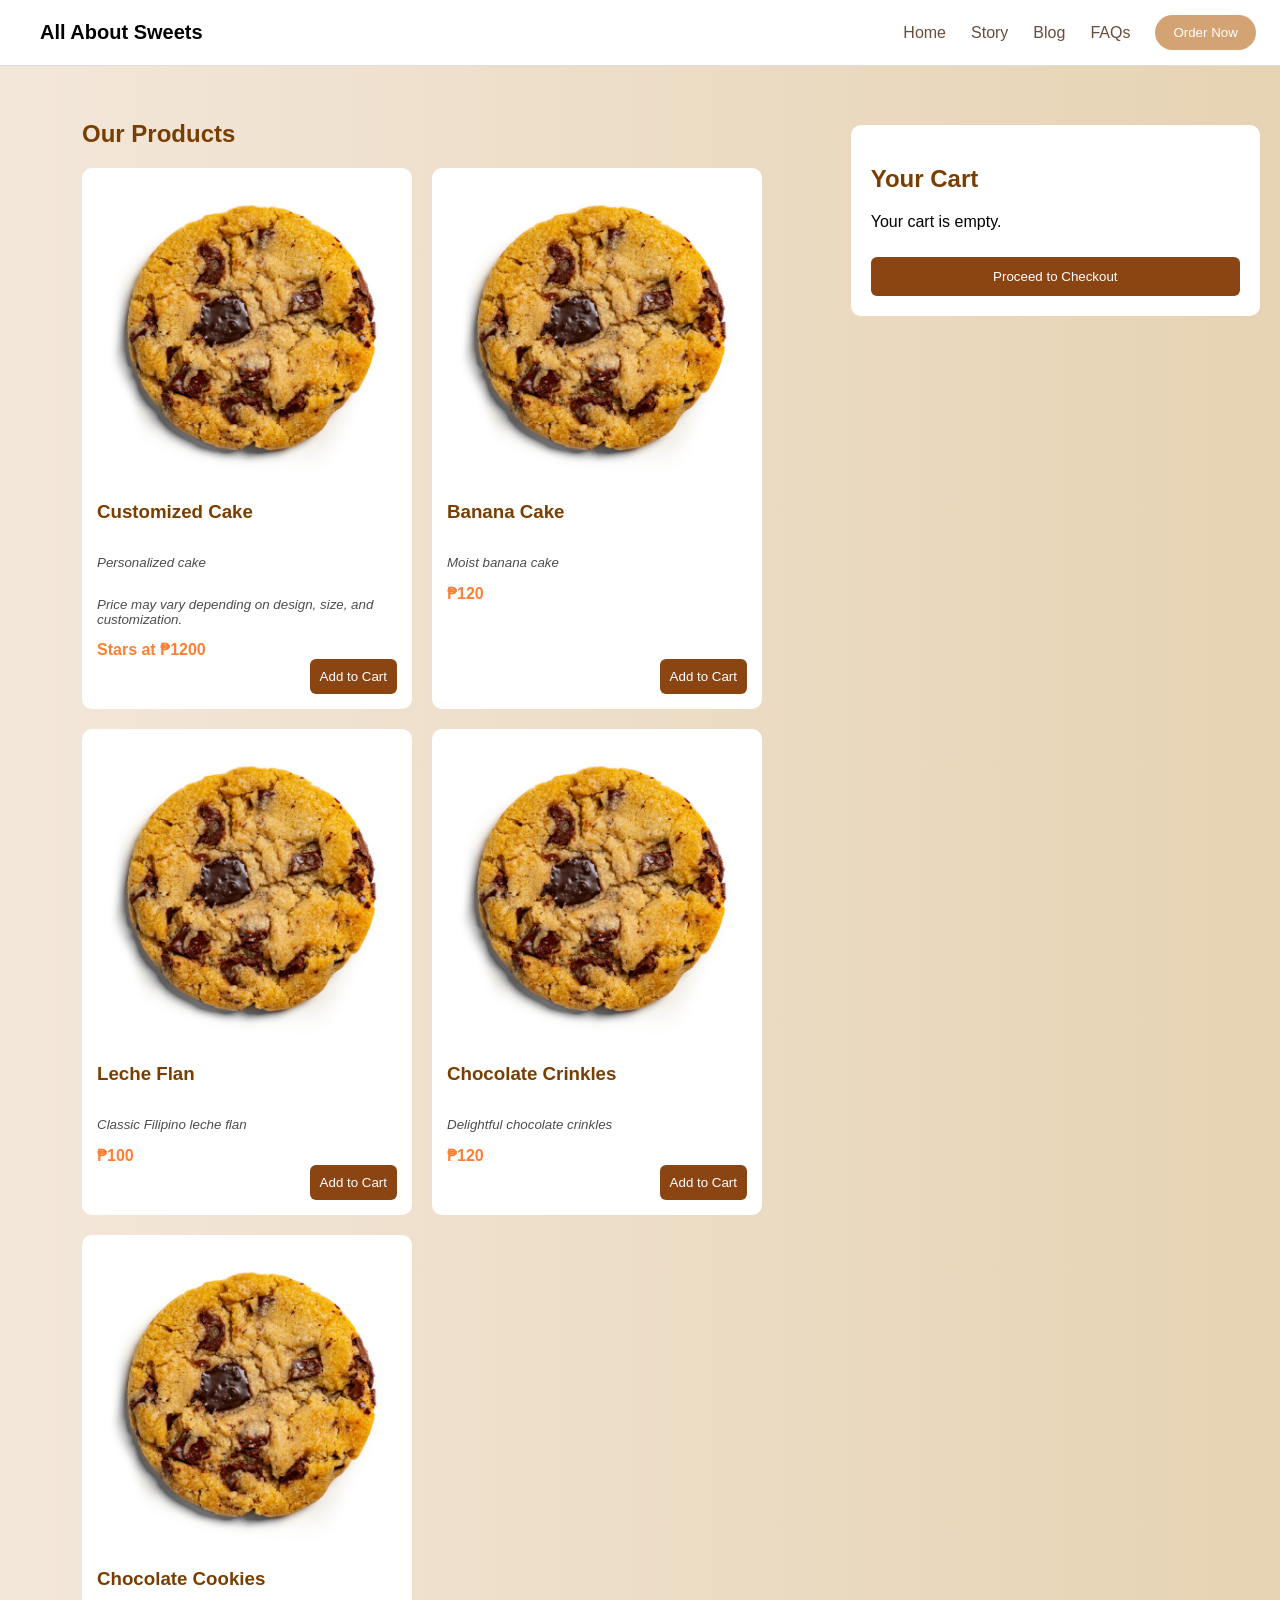
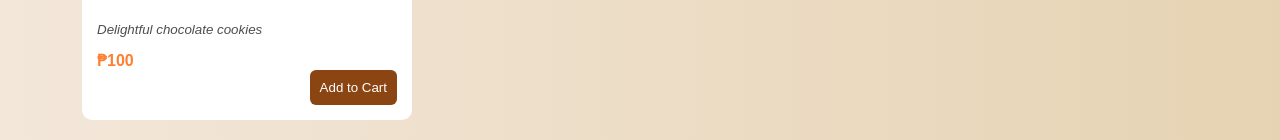
<file: ordernow.html>
<!doctype html>

<html lang="en">
  <head>
    <meta charset="UTF-8" />
    <meta name="viewport" content="width=device-width, initial-scale=1.0" />
    <title>Order Now</title>
    <link rel="stylesheet" href="ordernow.css" />
      <link rel="shortcut icon" href="assets/AASlogo.png" type="image/x-icon">
  </head>

<header class="navbar">
      <div class="logo">
        <span>All About Sweets</span>
      </div>
      <!-- <input type="checkbox" id="menu-toggle" /> -->

      <label for="menu-toggle" class="hamburger">
        <span></span>
        <span></span>
        <span></span>
      </label>

      <nav class="nav-menu">
        <a href="index.html">Home</a>
        <a href="index.html#story">Story</a>
        <a href="blog.html">Blog</a>
        <a href="index.html#faq">FAQs</a>
        <a href="ordernow.html"> 
        <button class="order-btn">Order Now</button>
        </a>
        
        <a href="login.html" id="loginBtn" class="login">Login</a>

      <img 
        src="assets/user.png"
        id="profileBtn"
        class="profile-icon"
        onclick="goToProfile()"
        style="display: none;">
      </nav>
    </header>


  <body>
    <h1>Order Now</h1>

    <div class="order-container">
      <!-- PRODUCTS -->

      <div class="products">
        <h2>Our Products</h2>

        <div class="product-list">
          <div class="product-card">
            <img src="assets/placeholder.jpg" />
            <h3>Customized Cake</h3>
            <p>Personalized cake</p>
            <div class="price">
              <p>
                Price may vary depending on design, size, and customization.
              </p>
              Stars at ₱1200
            </div>
            <button
              onclick="
                addToCart('Customized Cake', 1200, 'customized-cake.jpg')
              "
            >
              Add to Cart
            </button>
          </div>

          <div class="product-card">
            <img src="assets/placeholder.jpg" />
            <h3>Banana Cake</h3>
            <p>Moist banana cake</p>
            <div class="price">₱120</div>
            <button onclick="addToCart('Banana Cake', 120, 'banana-cake.jpg')">
              Add to Cart
            </button>
          </div>

          <div class="product-card">
            <img src="assets/placeholder.jpg" />
            <h3>Leche Flan</h3>
            <p>Classic Filipino leche flan</p>
            <div class="price">₱100</div>
            <button onclick="addToCart('Leche Flan', 100, 'leche-flan.jpg')">
              Add to Cart
            </button>
          </div>

          <div class="product-card">
            <img src="assets/placeholder.jpg" />
            <h3>Chocolate Crinkles</h3>
            <p>Delightful chocolate crinkles</p>
            <div class="price">₱120</div>
            <button
              onclick="
                addToCart('Chocolate Crinkles', 120, 'chocolate-crinkles.jpg')
              "
            >
              Add to Cart
            </button>
          </div>

          <div class="product-card">
            <img src="assets/placeholder.jpg" />
            <h3>Chocolate Cookies</h3>
            <p>Delightful chocolate cookies</p>
            <div class="price">₱100</div>
            <button
              onclick="addToCart('Chocolate Cookies', 100, 'cookies.jpg')"
            >
              Add to Cart
            </button>
          </div>
        </div>
      </div>

      <!-- CART -->

      <div class="cart">
        <h2>Your Cart</h2>

        <div id="cart-items">
          <p>Your cart is empty.</p>
        </div>

        <div id="cart-summary" class="summary"></div>

        <button class="checkout-btn" onclick="goToCheckout()">
          Proceed to Checkout
        </button>
      </div>
    </div>

    <script>

            // login nav bar -- profile icon
      const user = JSON.parse(localStorage.getItem("user"));

      const loginBtn = document.getElementById("loginBtn");
      const profileBtn = document.getElementById("profileBtn");

      if (user) {
  // user is logged in
      loginBtn.style.display = "none";
      profileBtn.style.display = "block";
    } else {
  // not logged in
      loginBtn.style.display = "block";
       profileBtn.style.display = "none";
    }

    function goToProfile() {
  window.location.href = "user-profile.html";
  }


      let names = [];
      let prices = [];
      let quantities = [];
      let images = [];

      function addToCart(name, price, image) {
        let found = false;

        for (let i = 0; i < names.length; i++) {
          if (names[i] == name) {
            quantities[i] = quantities[i] + 1;
            found = true;
          }
        }

        if (found == false) {
          names.push(name);
          prices.push(price);
          quantities.push(1);
          images.push(image);
        }

        displayCart();
      }

      function changeQuantity(index, value) {
        quantities[index] = quantities[index] + value;

        if (quantities[index] <= 0) {
          removeItem(index);
        }

        displayCart();
      }

      function removeItem(index) {
        names.splice(index, 1);
        prices.splice(index, 1);
        quantities.splice(index, 1);
        images.splice(index, 1);

        displayCart();
      }

      function displayCart() {
        let output = "";
        let total = 0;

        if (names.length == 0) {
          document.getElementById("cart-items").innerHTML =
            "<p>Your cart is empty.</p>";
          document.getElementById("cart-summary").innerHTML = "";
          return;
        }

        for (let i = 0; i < names.length; i++) {
          total = total + prices[i] * quantities[i];

          output =
            output +
            "<div class='cart-item'>" +
            "<img src='" +
            images[i] +
            "'>" +
            "<div class='cart-details'>" +
            "<b>" +
            names[i] +
            "</b><br>" +
            "₱" +
            prices[i] +
            "</div>" +
            "<div class='cart-controls'>" +
            "<button onclick='changeQuantity(" +
            i +
            ",-1)'>-</button>" +
            "<span>" +
            quantities[i] +
            "</span>" +
            "<button onclick='changeQuantity(" +
            i +
            ",1)'>+</button>" +
            "<button onclick='removeItem(" +
            i +
            ")'>X</button>" +
            "</div>" +
            "</div>";
        }

        document.getElementById("cart-items").innerHTML = output;

        document.getElementById("cart-summary").innerHTML =
          "Subtotal: ₱" + total + "<br><b>Total: ₱" + total + "</b>";
      }

      function goToCheckout() {
        if (names.length == 0) {
          alert("Cart is empty!");
          return;
        }

        let data = "";

        for (let i = 0; i < names.length; i++) {
          data =
            data +
            names[i] +
            "," +
            prices[i] +
            "," +
            quantities[i] +
            "," +
            images[i];

          if (i < names.length - 1) {
            data = data + "|";
          }
        }

        let encodedData = encodeURIComponent(data);

        window.location.href = "checkout.html?data=" + encodedData;
      }
    </script>
  </body>
</html>
</file>
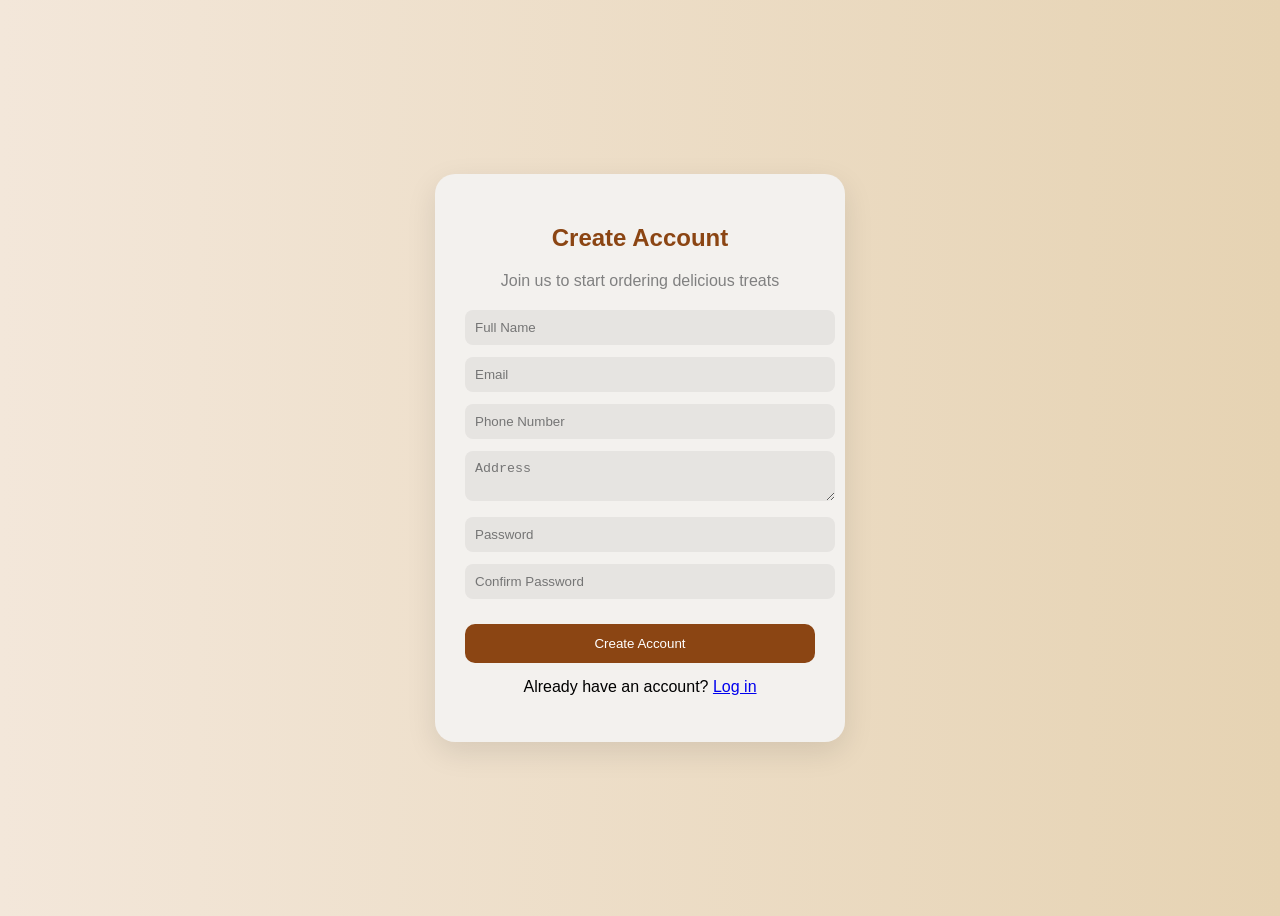
<file: signup.html>
<!DOCTYPE html>
<html lang="en">
<head>
<meta charset="UTF-8">
<title>Sign Up</title>
    <meta name="viewport" content="width=device-width, initial-scale=1.0" />
<link rel="stylesheet" href="signup.css">
<link rel="shortcut icon" href="assets/AASlogo.png" type="image/x-icon">
</head>
<body>

<div class="container">
  <h2>Create Account</h2>
  <p class="sub">Join us to start ordering delicious treats</p>

  <form id="signupForm">

    <input type="text" id="name" placeholder="Full Name">
    <input type="email" id="email" placeholder="Email">
    <input type="text" id="phone" placeholder="Phone Number">
    <textarea id="address" placeholder="Address"></textarea>

    <div class="password-box">
      <input type="password" id="password" placeholder="Password">
      <span onclick="togglePass()"></span>
    </div>

    <input type="password" id="confirm" placeholder="Confirm Password">

    <p class="error" id="error"></p>

    <button type="submit">Create Account</button>
  </form>

  <p class="switch">
    Already have an account? <a href="login.html">Log in</a>
  </p>
</div>

<script>
const form = document.getElementById("signupForm");

form.addEventListener("submit", function(e){
  e.preventDefault();

  const name = document.getElementById("name").value.trim();
  const email = document.getElementById("email").value.trim();
  const phone = document.getElementById("phone").value.trim();
  const address = document.getElementById("address").value.trim();
  const pass = document.getElementById("password").value;
  const confirm = document.getElementById("confirm").value;

  if(!name || !email || !phone || !address || !pass || !confirm){
    alert("All fields are required!");
    return;
  }

  if(pass.length < 8){
    alert("Password must be at least 8 characters!");
    return;
  }

  if(pass !== confirm){
    alert("Passwords do not match!");
    return;
  }

  alert("Signup successful!");
});

function togglePass(){
  const pass = document.getElementById("password");
  pass.type = pass.type === "password" ? "text" : "password";
}
</script>
</body>
</html>
</file>
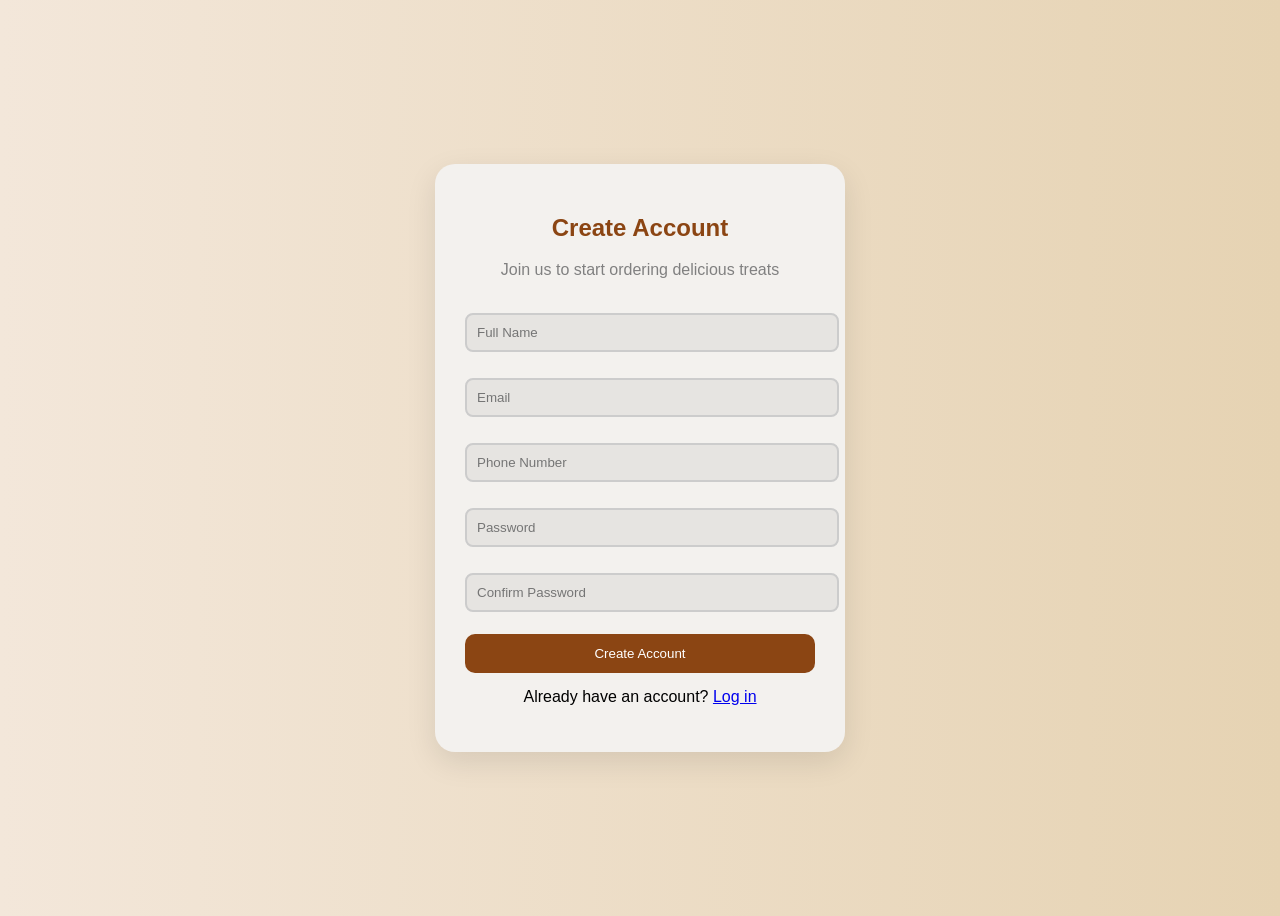
<file: signup2.html>
<!DOCTYPE html>
<html lang="en">
<head>
<meta charset="UTF-8">
<title>Sign Up</title>

<style>
/* ===== BODY ===== */
body {
  background: linear-gradient(to right, #f3e7da, #e6d3b3);
  display: flex;
  justify-content: center;
  align-items: center;
  height: 100vh;
  font-family: sans-serif;
}

/* ===== CONTAINER ===== */
.container {
  width: 350px;
  background: #f3f1ee;
  padding: 30px;
  border-radius: 20px;
  box-shadow: 0 10px 30px rgba(0,0,0,0.1);
}

h2 {
  text-align: center;
  color: #8b4513;
}

.sub {
  text-align: center;
  margin-bottom: 20px;
  color: gray;
}

/* ===== INPUT GROUP ===== */
.input-group {
  display: flex;
  flex-direction: column;
  margin-bottom: 12px;
}

input, textarea {
  width: 100%;
  padding: 10px;
  border-radius: 8px;
  border: 2px solid #ccc;
  background: #e6e4e1;
  outline: none;
  transition: 0.3s;
}

/* ===== ERROR STYLE ===== */
input.error-border,
textarea.error-border {
  border: 2px solid red;
}

.error {
  color: red;
  font-size: 12px;
  height: 14px;
}

/* ===== PASSWORD ICON ===== */
.password-box {
  position: relative;
}

.password-box span {
  position: absolute;
  right: 10px;
  top: 32px;
  cursor: pointer;
}

/* ===== BUTTON ===== */
button {
  width: 100%;
  padding: 12px;
  background: #8b4513;
  color: white;
  border: none;
  border-radius: 10px;
  margin-top: 10px;
  cursor: pointer;
}

button:hover {
  opacity: 0.9;
}

.switch {
  text-align: center;
  margin-top: 15px;
}
</style>

</head>
<body>

<div class="container">
  <h2>Create Account</h2>
  <p class="sub">Join us to start ordering delicious treats</p>

  <form id="signupForm">

    <div class="input-group">
      <small class="error" id="nameError"></small>
      <input type="text" id="name" placeholder="Full Name">
    </div>

    <div class="input-group">
      <small class="error" id="emailError"></small>
      <input type="email" id="email" placeholder="Email">
    </div>

    <div class="input-group">
      <small class="error" id="phoneError"></small>
      <input type="text" id="phone" placeholder="Phone Number">
    </div>

    <!-- <div class="input-group">
      <small class="error" id="addressError"></small>
      <textarea id="address" placeholder="Address"></textarea>
    </div> -->

    <div class="input-group password-box">
      <small class="error" id="passwordError"></small>
      <input type="password" id="password" placeholder="Password">
      <!-- <span onclick="togglePass()">👁️</span> -->
    </div>

    <div class="input-group">
      <small class="error" id="confirmError"></small>
      <input type="password" id="confirm" placeholder="Confirm Password">
    </div>

    <button type="submit">Create Account</button>
  </form>

  <p class="switch">
    Already have an account? <a href="login.html">Log in</a>
  </p>
</div>

<script>
const form = document.getElementById("signupForm");

form.addEventListener("submit", function(e){
  e.preventDefault();

  const name = document.getElementById("name");
  const email = document.getElementById("email");
  const phone = document.getElementById("phone");
  
  const pass = document.getElementById("password");
  const confirm = document.getElementById("confirm");

  const nameError = document.getElementById("nameError");
  const emailError = document.getElementById("emailError");
  const phoneError = document.getElementById("phoneError");

  const passwordError = document.getElementById("passwordError");
  const confirmError = document.getElementById("confirmError");

  let valid = true;

  // RESET
  document.querySelectorAll("input, textarea").forEach(el => {
    el.classList.remove("error-border");
  });

  document.querySelectorAll(".error").forEach(el => {
    el.textContent = "";
  });

  // VALIDATIONS
  if(name.value.trim() === ""){
    name.classList.add("error-border");
    nameError.textContent = "Full name is required";
    valid = false;
  }

  if(email.value.trim() === ""){
    email.classList.add("error-border");
    emailError.textContent = "Email is required";
    valid = false;
  }

  if(phone.value.trim() === ""){
    phone.classList.add("error-border");
    phoneError.textContent = "Phone number is required";
    valid = false;
  }

  if(address.value.trim() === ""){
    address.classList.add("error-border");
    addressError.textContent = "Address is required";
    valid = false;
  }

  if(pass.value === ""){
    pass.classList.add("error-border");
    passwordError.textContent = "Password is required";
    valid = false;
  } else if(pass.value.length < 8){
    pass.classList.add("error-border");
    passwordError.textContent = "At least 8 characters";
    valid = false;
  }

  if(confirm.value === ""){
    confirm.classList.add("error-border");
    confirmError.textContent = "Confirm your password";
    valid = false;
  } else if(pass.value !== confirm.value){
    confirm.classList.add("error-border");
    confirmError.textContent = "Passwords do not match";
    valid = false;
  }

  if(valid){
    alert("Signup successful!");
  }
});

// SHOW/HIDE PASSWORD
function togglePass(){
  const pass = document.getElementById("password");
  pass.type = pass.type === "password" ? "text" : "password";
}

// REAL-TIME PASSWORD MATCH
document.getElementById("confirm").addEventListener("input", () => {
  const pass = document.getElementById("password").value;
  const confirm = document.getElementById("confirm");
  const confirmError = document.getElementById("confirmError");

  if(confirm.value !== pass){
    confirm.classList.add("error-border");
    confirmError.textContent = "Passwords do not match";
  } else {
    confirm.classList.remove("error-border");
    confirmError.textContent = "";
  }
});
</script>

</body>
</html>
</file>
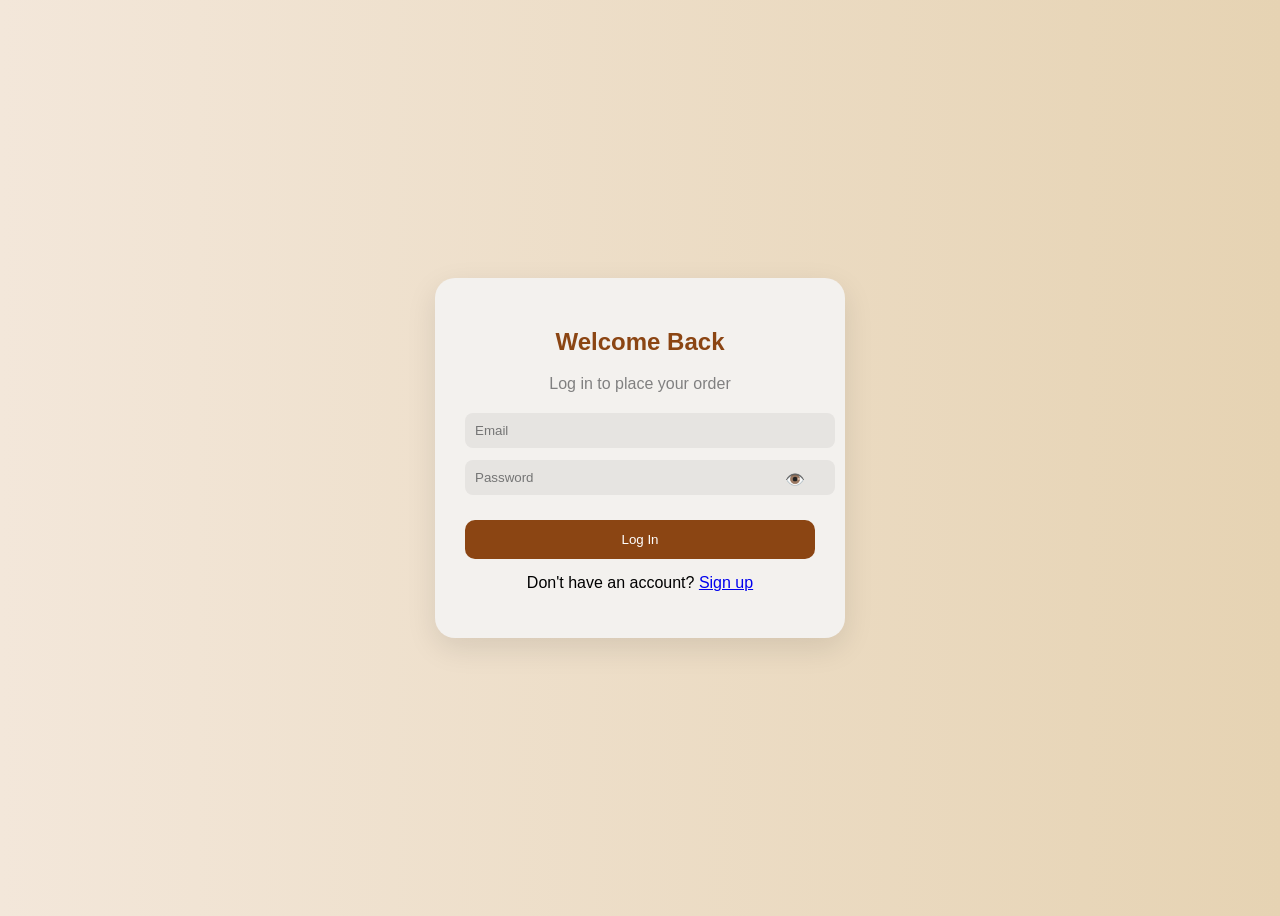
<file: user-profile.html>
<!DOCTYPE html>
<html>
<head>
  <meta charset="UTF-8">
      <meta name="viewport" content="width=device-width, initial-scale=1.0" />
  <title>My Profile</title>
  <link rel="stylesheet" href="user-edit-profile.css">
  <link rel="shortcut icon" href="assets/AASlogo.png" type="image/x-icon">
</head>

<header class="navbar">
      <div class="logo">
        <span>All About Sweets</span>
      </div>
      <!-- <input type="checkbox" id="menu-toggle" /> -->

      <label for="menu-toggle" class="hamburger">
        <span></span>
        <span></span>
        <span></span>
      </label>

      <nav class="nav-menu">
        <a href="index.html">Home</a>
        <a href="index.html#story">Story</a>
        <a href="blog.html">Blog</a>
        <a href="index.html#faq">FAQs</a>
        <a href="ordernow.html"> 
        <button class="order-btn">Order Now</button>
        </a>
        
        <a href="login.html" id="loginBtn" class="login">Login</a>

      <img 
        src="assets/user.png"
        id="profileBtn"
        class="profile-icon"
        onclick="goToProfile()"
        style="display: none;">
      </nav>
    </header>

<body>

<div class="wrapper">

  <!-- LEFT: PROFILE -->
  <div class="profile-card">
    <h2>My Profile</h2>

    <img id="profilePic" class="profile-pic" src="https://via.placeholder.com/100">

    <p><b>Name:</b> <span id="name"></span></p>
    <p><b>Email:</b> <span id="email"></span></p>
    <p><b>Contact no.:</b> <span id="phone"></span></p>

    <button onclick="editProfile()">Edit Profile</button>
    <button onclick="logout()">Logout</button>
  </div>

  <!-- RIGHT: ORDERS + ADDRESS -->
  <div class="right-card">

    <h2>My Orders</h2>
    <div id="orderList"></div>

    <h3>Address</h3>

    <button onclick="toggleAddressForm()">+ Add Address</button>

    <!-- 🔥 HIDDEN FORM -->
    <div id="addressForm" class="address-form hidden">
      <h4>New Address</h4>

      <input type="text" id="addrName" placeholder="Full Name">
      <input type="text" id="addrPhone" placeholder="Phone Number">
      <input type="text" id="addrCity" placeholder="City, Barangay">
      <input type="text" id="addrPostal" placeholder="Postal Code">
      <input type="text" id="addrStreet" placeholder="Street Name, Building">

      <button onclick="saveAddress()">Save Address</button>
    </div>

    <!-- ADDRESS LIST -->
    <div id="addressList"></div>

  </div>

</div>

<script>
const user = JSON.parse(localStorage.getItem("user"));

if (!user) window.location.href = "login.html";

// PROFILE
document.getElementById("name").textContent = user.name || "N/A";
document.getElementById("email").textContent = user.email;
document.getElementById("phone").textContent = user.phone || "N/A";

if (user.profilePic) {
  document.getElementById("profilePic").src = user.profilePic;
}

// ================= ORDERS =================
let orders = JSON.parse(localStorage.getItem("orders")) || [];

let orderOutput = "";
orders.forEach(order => {
  if (order.name === user.email) {
    orderOutput += `
      <div class="card">
        <p><b>${order.item}</b></p>
        <p>₱${order.total}</p>
        <p>${order.status}</p>
      </div>
    `;
  }
});

document.getElementById("orderList").innerHTML = orderOutput || "No orders yet.";

// ================= ADDRESS =================
let addresses = JSON.parse(localStorage.getItem("addresses")) || [];

function toggleAddressForm() {
  document.getElementById("addressForm").classList.toggle("hidden");
}

function saveAddress() {
  const newAddr = {
    email: user.email,
    name: addrName.value,
    phone: addrPhone.value,
    city: addrCity.value,
    postal: addrPostal.value,
    street: addrStreet.value
  };

  addresses.push(newAddr);
  localStorage.setItem("addresses", JSON.stringify(addresses));

  renderAddresses();
  toggleAddressForm();
}

function renderAddresses() {
  let output = "";

  addresses.forEach((addr, index) => {
    if (addr.email === user.email) {
      output += `
        <div class="card">
          <p><b>${addr.name}</b></p>
          <p>${addr.phone}</p>
          <p>${addr.street}, ${addr.city}</p>
          <p>${addr.postal}</p>

          <button onclick="deleteAddress(${index})">Delete</button>
        </div>
      `;
    }
  });

  document.getElementById("addressList").innerHTML = output || "No address yet.";
}

function deleteAddress(index) {
  addresses.splice(index, 1);
  localStorage.setItem("addresses", JSON.stringify(addresses));
  renderAddresses();
}

renderAddresses();

function editProfile() {
  window.location.href = "edit-profile.html";
}

function logout() {
  localStorage.removeItem("user");
  window.location.href = "login.html";
}
</script>

</body>
</html>
</file>
<file: style.css>
html {
  scroll-behavior: smooth;
}
body {
  margin: 0;
  padding-top: 80px;
  font-family: "Segoe UI", Tahoma, Geneva, Verdana, sans-serif;;
  background: linear-gradient(to right, #f3e7da, #e6d3b3);
  color: #5a2d0c;
}

* {
  font-family: "Segoe UI", Tahoma, Geneva, Verdana, sans-serif;;
}

#menu-toggle {
  display: none;
}

.hamburger {
  display: none;
  flex-direction: column;
  cursor: pointer;
  gap: 5px;
}

.hamburger span {
  width: 25px;
  height: 3px;
  background: #6b4c3b;
  border-radius: 2px;
  transition: 0.3s;
}

.navbar {
  position: fixed; 
  top: 0;
  left: 0;
  width: 100%;

  display: flex;
  justify-content: space-between;
  align-items: center;
  padding: 15px 40px;
  background: #fff;
  border-bottom: 1px solid #ddd;
  z-index: 1000;
}

.profile-icon {
  width: 35px;
  height: 35px;
  border-radius: 50%;
  cursor: pointer;
}

.logo {
  font-weight: bold;
  font-size: 20px;
}

nav {
  display: flex;
  align-items: center;
  gap: 25px;
}

nav a {
  text-decoration: none;
  color: #6b4c3b;
  font-weight: 500;
  transition: 0.3s;
}

nav a:hover {
  color: #c17a3f;
}

.order-btn {
  background: #d4a373;
  border: none;
  padding: 10px 18px;
  border-radius: 20px;
  color: white;
  cursor: pointer;
  transition: 0.3s;
}

.order-btn:hover {
  background: #c17a3f;
  transform: scale(1.05);
}
.login {
  color: #6b4c3b;
}

.hero {
  display: flex;
  align-items: center;
  justify-content: space-between;
  padding: 60px;
}

.hero-text {
  max-width: 500px;
}

.hero-text h1 {
  font-size: 70px;
  line-height: 1.1;
  margin-bottom: 20px;
}

.hero-text p {
  font-size: 18px;
  line-height: 1.6;
  margin-bottom: 30px;
}

.ct-btn {
  background: #8b4513;
  color: white;
  padding: 15px 25px;
  border: none;
  border-radius: 30px;
  font-size: 16px;
  cursor: pointer;
}

.hero-img img {
  width: 450px;
  border-radius: 25px;
  box-shadow: 0 10px 30px rgba(0, 0, 0, 0.2);
}

* {
  box-sizing: border-box;
}

.hero-img img {
  width: 100%;
  max-width: 450px;
  height: auto;
}
.loop-section {
  overflow: hidden;
  background: #c68642;
  padding: 40px 0;
}

.loop-track {
  display: flex;
  gap: 20px;
  width: max-content;
  animation: scroll 25s linear infinite;
}

.item {
  flex: 0 0 auto;
}

.card {
  width: 200px;
  background: #fff;
  border-radius: 12px;
  overflow: hidden;
  display: flex;
  flex-direction: column;
  align-items: center; /* centers h3 + content */
  padding: 10px;
}

.card img {
  width: 100%;
  height: 140px;
  object-fit: cover;
  border-radius: 10px;
}

.card h3 {
  margin-top: 10px;
  text-align: center; /* ensures text is centered */
  font-size: 16px;
}

/* loop animation (keep your working version if already smooth) */
@keyframes scroll {
  from {
    transform: translateX(0);
  }
  to {
    transform: translateX(-50%);
  }
}
/* STORY */
.story {
  padding: 70px 20px;
}

.story-container {
  max-width: 1200px;
  margin: auto;
  display: grid;
  grid-template-columns: 1fr 1fr;
  gap: 40px;
  align-items: center;
}

.story-text h1 {
  font-size: 42px;
  color: #8b4513;
}

.story-text p {
  margin: 15px 0;
  line-height: 1.7;
}

.story-image img {
  width: 100%;
  border-radius: 20px;
}

/* ===== FOOTER NAVBAR ===== */
  .cta-section {
      background: linear-gradient(135deg,#8b4513,#c48a5a);
      color: #fff;
      text-align: center;
      padding: 60px 20px;
    }

    .cta-section h2 {
      font-size: 2rem;
      margin-bottom: 15px;
    }

    .cta-section p {
      font-size: 1.2rem;
      margin-bottom: 25px;
    }

    .cta-section .cta-button {
      background-color: #fff;
      color: #ff7f32;
      border: none;
      padding: 12px 25px;
      font-size: 1rem;
      font-weight: bold;
      border-radius: 6px;
      cursor: pointer;
      transition: background-color 0.3s, color 0.3s;
    }

    .cta-section .cta-button:hover {
      background-color: #ffe0cc;
      color: #b85c38;
    }

    /* Footer section */
    footer {
       background-color: #8b4513;
      color: #fff;
      text-align: center;
      padding: 30px 20px;
    }

    footer h3 {
      margin: 0;
      font-size: 1.5rem;
    }

    footer p {
      margin: 8px 0;
      font-size: 0.95rem;
    }

    footer small {
      display: block;
      margin-top: 10px;
      font-size: 0.8rem;
      opacity: 0.8;
    }
    .footer-links {
  list-style: none;
  display: flex;
  justify-content: center;
  gap: 30px;
  padding: 0;
  margin-bottom: 15px;
}

.footer-links a {
  text-decoration: none;
  color: white;
  font-weight: 500;
  transition: 0.3s;
}

.footer-links a:hover {
  color: #ffe4c4;
}
/* .footer {
  background: linear-gradient(135deg,#8b4513,#c48a5a);
  color: white;
  padding: 30px 20px;
  text-align: center;
}

.footer-container {
  max-width: 1100px;
  margin: auto;
}

.footer-logo {
  font-size: 22px;
  font-weight: bold;
  margin-bottom: 15px;
}

.footer-links {
  list-style: none;
  display: flex;
  justify-content: center;
  gap: 30px;
  padding: 0;
  margin-bottom: 15px;
}

.footer-links a {
  text-decoration: none;
  color: white;
  font-weight: 500;
  transition: 0.3s;
}

.footer-links a:hover {
  color: #ffe4c4;
}

.footer-copy {
  font-size: 14px;
  opacity: 0.8;
} */

@media (max-width: 768px) {
  .hamburger {
    display: flex;
  }

  .nav-menu {
    position: absolute;
    top: 70px;
    left: 0;
    width: 100%;
    background: white;

    flex-direction: column;
    align-items: center;
    gap: 20px;
    padding: 20px 0;

    display: none;
  }

  #menu-toggle:checked + .hamburger + .nav-menu {
    display: flex;
  }
}

.hero {
  display: flex;
  align-items: center;
  justify-content: space-between;
  padding: 60px;
}

.hero-text {
  max-width: 500px;
}

.hero-text h1 {
  font-size: 70px;
  line-height: 1.1;
  margin-bottom: 20px;
}

.hero-text p {
  font-size: 18px;
  line-height: 1.6;
  margin-bottom: 30px;
}

.ct-btn {
  background: #8b4513;
  color: white;
  padding: 15px 25px;
  border: none;
  border-radius: 30px;
  font-size: 16px;
  cursor: pointer;
}

    .faq-section {
      max-width: 800px;
      margin: 50px auto;
      padding: 20px;
    }

    .faq-section h2 {
      text-align: center;
      font-size: 2rem;
      color: #b85c38;
      margin-bottom: 10px;
    }

    .faq-section p.subtitle {
      text-align: center;
      font-size: 1.1rem;
      margin-bottom: 30px;
      color: #555;
    }

    .faq-item {
      background-color: #fff3cd;
      border-radius: 6px;
      margin-bottom: 15px;
      overflow: hidden;
      box-shadow: 0 2px 6px rgba(0,0,0,0.1);
    }

    .faq-question {
      cursor: pointer;
      padding: 15px 20px;
      font-weight: bold;
      position: relative;
    }

    .faq-question::after {
      content: '+';
      position: absolute;
      right: 20px;
      font-size: 1.2rem;
      transition: transform 0.3s;
    }

    .faq-question.active::after {
      content: '-';
    }

    .faq-answer {
      max-height: 0;
      overflow: hidden;
      padding: 0 20px;
      background-color: #fff8e1;
      transition: max-height 0.4s ease, padding 0.3s ease;
    }

    .faq-answer.open {
      max-height: 200px; /* adjust depending on text length */
      padding: 15px 20px;
    }
     .cta-section {
      background: linear-gradient(135deg,#8b4513,#c48a5a);
      color: #fff;
      text-align: center;
      padding: 60px 20px;
    }

    .cta-section h2 {
      font-size: 2rem;
      margin-bottom: 15px;
    }

    .cta-section p {
      font-size: 1.2rem;
      margin-bottom: 25px;
    }

    .cta-section .cta-button {
      background-color: #fff;
      color: #ff7f32;
      border: none;
      padding: 12px 25px;
      font-size: 1rem;
      font-weight: bold;
      border-radius: 6px;
      cursor: pointer;
      transition: background-color 0.3s, color 0.3s;
    }

    .cta-section .cta-button:hover {
      background-color: #ffe0cc;
      color: #b85c38;
    }
 .reviews {
  padding: 60px 20px;
  background: linear-gradient(to right, #f3e7da, #e6d3b3);  
  text-align: center;
}

.reviews-wrapper {
  overflow: hidden;
  max-width: 1000px;
  margin: auto;
}

.reviews-track {
  display: flex;
  gap: 20px;
  width: max-content;

  /* smooth infinite loop */
  animation: scrollReviews 20s linear infinite;
}

.review-card {
  min-width: 260px;
  background: #fff;
  padding: 20px;
  border-radius: 12px;
  box-shadow: 0 4px 12px rgba(0,0,0,0.1);
  text-align: left;
}

.stars {
  color: gold;
  margin-bottom: 10px;
}

/* 🔥 KEY PART */
@keyframes scrollReviews {
  from {
    transform: translateX(0);
  }
  to {
    transform: translateX(-50%);
  }
}

/* .add-review {
  text-align: center;
  padding: 40px;
}

.add-review form {
  display: flex;
  gap: 15px;
  justify-content: center; 
  align-items: flex-start;
}

.add-review input {
  width: 200px;
  padding: 10px;
}

.add-review textarea {
  width: 300px;
  height: 100px;
  padding: 10px;
  resize: none;
}
.rating-input span {
  font-size: 30px;
  cursor: pointer;
  color: #ccc;
}

.rating-input span.active {
  color: gold;
} */


.add-review {
  text-align: center;
  padding: 60px 20px;
}

/* container card feel */

.reviews h2 {
  font-size: 40px;
  margin-bottom: 20px;
  color: #5a2d0c;
  margin-top: auto;
}

.add-review form {
  display: flex;
  flex-direction: column;
  align-items: center;
  gap: 15px;

  background: #fff;
  padding: 30px;
  border-radius: 15px;
  max-width: 450px;
  margin: 20px auto;

  box-shadow: 0 6px 20px rgba(0,0,0,0.1);
}

/* input fields */
.add-review input,
.add-review textarea {
  width: 100%;
  padding: 12px 15px;
  border-radius: 10px;
  border: 1px solid #ddd;
  font-size: 14px;

  transition: 0.3s;
}

/* focus effect */
.add-review input:focus,
.add-review textarea:focus {
  outline: none;
  border-color: #d4a373;
  box-shadow: 0 0 5px rgba(212,163,115,0.4);
}

/* textarea */
.add-review textarea {
  height: 120px;
  resize: none;
}

/* stars */
.rating-input {
  margin-top: 10px;
}

.rating-input span {
  font-size: 28px;
  cursor: pointer;
  color: #ccc;
  transition: 0.2s;
}

.rating-input span:hover,
.rating-input span.active {
  color: gold;
  transform: scale(1.2);
}

/* button */
.add-review button {
  margin-top: 15px;
  padding: 10px 25px;
  border: none;
  border-radius: 25px;

  background: #d4a373;
  color: white;
  font-weight: bold;
  cursor: pointer;

  transition: 0.3s;
}

.add-review button:hover {
  background: #b5835a;
  transform: translateY(-2px);
}
</file>
<file: checkout.css>
body {
  margin: 0;
  font-family: "Segoe UI", Tahoma, Geneva, Verdana, sans-serif;;  
  background: linear-gradient(to right, #f3e7da, #e6d3b3);
}

/* TITLE */
h1 {
  text-align: center;
  color: #7a3e00;
  margin-top: 30px;
}

/* EMPTY STATE */
.empty {
  text-align: center;
  margin-top: 80px;
}

.empty h2 {
  color: #7a3e00;
}

.empty button {
  background: #ff7f32;
  color: white;
  border: none;
  padding: 10px 20px;
  border-radius: 6px;
  cursor: pointer;
}

/* MAIN */
.checkout-container {
  display: flex;
  max-width: 1100px;
  margin: 30px auto;
  gap: 30px;
}

/* LEFT */
.delivery-info {
  flex: 1.5;
  background: white;
  padding: 20px;
  border-radius: 10px;
}

.delivery-info h2 {
  color: #7a3e00;
}

.delivery-info input {
  width: 100%;
  padding: 10px;
  margin-bottom: 10px;
}

/* RIGHT */
.order-summary {
  flex: 1;
  background: white;
  padding: 20px;
  border-radius: 10px;
  
}

.order-sum-text {
  color: #7a3e00;
  margin-bottom: 20px;
}

.summary-item {
  display: flex;
  align-items: center;
  gap: 10px;
  margin-bottom: 15px;
}

.summary-item img {
  width: 50px;
  height: 50px;
  border-radius: 6px;
}

.delivery-info,
.order-summary {
  box-shadow: 0 6px 15px rgba(0,0,0,0.08);
}

.total {
  font-weight: bold;
  margin-top: 10px;
}

.place-order-btn {
  background: #ff7f32;
  color: white;
  border: none;
  padding: 12px;
  width: 100%;
  margin-top: 15px;
  cursor: pointer;
}
input {
  width: 100%;
  padding: 12px;
  margin-bottom: 12px;
  border: 1px solid #ddd;
  border-radius: 8px;
  font-size: 14px;
  outline: none;
  transition: 0.2s;
}

input:focus {
  border-color: #ff7f32;
}

/* RADIO FIX */
.radio-group {
  display: flex;
  gap: 20px;
  margin: 10px 0 15px;
}

.radio-group label {
  display: flex;
  align-items: center;
  gap: 5px;
  font-size: 14px;
}

* {
  box-sizing: border-box;
}

/* 📱 TABLET */
@media (max-width: 900px) {
  .checkout-container {
    flex-direction: column;
    padding: 20px;
  }

  .delivery-info,
  .order-summary {
    width: 100%;
  }
}

/* 📱 MOBILE */
@media (max-width: 600px) {

  h1 {
    font-size: 20px;
  }

  .checkout-container {
    gap: 20px;
    margin: 20px;
  }

  .delivery-info,
  .order-summary {
    padding: 15px;
    border-radius: 8px;
  }

  input {
    font-size: 13px;
    padding: 10px;
  }

  .place-order-btn {
    padding: 10px;
    font-size: 14px;
  }

  .summary-item {
    flex-direction: column;
    align-items: flex-start;
  }

  .summary-item img {
    width: 40px;
    height: 40px;
  }
}

.checkout-container {
  display: flex;
  max-width: 1000px;
  width: 100%;
  margin: 30px auto; 
  gap: 30px;
}
</file>
<file: flavor.css>
body {
  margin: 0;
  font-family: "Segoe UI", Tahoma, Geneva, Verdana, sans-serif;
  background: linear-gradient(to right, #f3e7da, #e6d3b3);
  color: #333;
}

#menu-toggle {
  display: none;
}

.hamburger {
  display: none;
  flex-direction: column;
  cursor: pointer;
  gap: 5px;
}

.hamburger span {
  width: 25px;
  height: 3px;
  background: #6b4c3b;
  border-radius: 2px;
  transition: 0.3s;
}

.navbar {
  position: fixed; 
  top: 0;
  left: 0;
  width: 100%;

  display: flex;
  justify-content: space-between;
  align-items: center;
  padding: 15px 40px;
  background: #fff;
  border-bottom: 1px solid #ddd;
  z-index: 1000;
}

.logo {
  font-weight: bold;
  font-size: 20px;
}

nav {
  display: flex;
  align-items: center;
  gap: 25px;
}

nav a {
  text-decoration: none;
  color: #6b4c3b;
  font-weight: 500;
  transition: 0.3s;
}

nav a:hover {
  color: #c17a3f;
}

.order-btn {
  background: #d4a373;
  border: none;
  padding: 10px 18px;
  border-radius: 20px;
  color: white;
  cursor: pointer;
  transition: 0.3s;
}

.order-btn:hover {
  background: #c17a3f;
  transform: scale(1.05);
}
.login {
  color: #6b4c3b;
}


.flavors-section {
  max-width: 1200px;
  margin: 60px auto;
  padding: 20px;
  text-align: center;
}

.flavors-section h2 {
  font-size: 2rem;
  color: #b85c38;
  margin-bottom: 10px;
}

.flavors-section p.subtitle {
  font-size: 1.1rem;
  color: #555;
  margin-bottom: 40px;
}

.flavors-grid {
  display: grid;
  grid-template-columns: repeat(auto-fit, minmax(250px, 1fr));
  gap: 25px;
}

.flavor-card {
  background-color: #fff;
  border-radius: 8px;
  overflow: hidden;
  box-shadow: 0 4px 10px rgba(0, 0, 0, 0.1);
  transition: transform 0.3s;
}

.flavor-card:hover {
  transform: translateY(-5px);
}

.flavor-card img {
  width: 100%;
  height: 200px;
  object-fit: cover;
}

.flavor-content {
  padding: 20px;
  text-align: left;
}

.flavor-title {
  font-size: 1.3rem;
  font-weight: bold;
  color: #b85c38;
  margin-bottom: 10px;
}

.flavor-description {
  font-size: 1rem;
  color: #555;
  margin-bottom: 15px;
}

.flavor-price {
  font-size: 1.1rem;
  font-weight: bold;
  color: #333;
}
/* ===== FOOTER NAVBAR ===== */
/* .cta-section {
  background: linear-gradient(135deg, #8b4513, #c48a5a);
  color: #fff;
  text-align: center;
  padding: 60px 20px;
}

.cta-section h2 {
  font-size: 2rem;
  margin-bottom: 15px;
}

.cta-section p {
  font-size: 1.2rem;
  margin-bottom: 25px;
}

.cta-section .cta-button {
  background-color: #fff;
  color: #ff7f32;
  border: none;
  padding: 12px 25px;
  font-size: 1rem;
  font-weight: bold;
  border-radius: 6px;
  cursor: pointer;
  transition:
    background-color 0.3s,
    color 0.3s;
}

.cta-section .cta-button:hover {
  background-color: #ffe0cc;
  color: #b85c38;
} */

/* Footer section */
footer {
  background-color: #8b4513;
  color: #fff;
  text-align: center;
  padding: 30px 20px;
}

footer h3 {
  margin: 0;
  font-size: 1.5rem;
}

footer p {
  margin: 8px 0;
  font-size: 0.95rem;
}

footer small {
  display: block;
  margin-top: 10px;
  font-size: 0.8rem;
  opacity: 0.8;
}
.footer-links {
  list-style: none;
  display: flex;
  justify-content: center;
  gap: 30px;
  padding: 0;
  margin-bottom: 15px;
}

.footer-links a {
  text-decoration: none;
  color: white;
  font-weight: 500;
  transition: 0.3s;
}

.footer-links a:hover {
  color: #ffe4c4;
}
</file>
<file: login.css>
/* body {
  background: linear-gradient(to right, #f3e7da, #e6d3b3);
  display: flex;
  justify-content: center;
  align-items: center;
  height: 100vh;
  font-family: sans-serif;
}

.container {
  width: 350px;
  background: #f3f1ee;
  padding: 30px;
  border-radius: 20px;
  box-shadow: 0 10px 30px rgba(0,0,0,0.1);
}

h2 {
  text-align: center;
  color: #8b4513;
}

.sub {
  text-align: center;
  margin-bottom: 20px;
  color: gray;
}

input {
  width: 100%;
  margin-bottom: 12px;
  padding: 10px;
  border: none;
  border-radius: 8px;
  background: #e6e4e1;
}

.password-box {
  position: relative;
}

.password-box span {
  position: absolute;
  right: 10px;
  top: 10px;
  cursor: pointer;
}

button {
  width: 100%;
  padding: 12px;
  background: #8b4513;
  color: white;
  border: none;
  border-radius: 10px;
}

.error {
  color: red;
  font-size: 13px;
}

.switch {
  text-align: center;
  margin-top: 15px;
} */


body {
  background: linear-gradient(to right, #f3e7da, #e6d3b3);
  display: flex;
  justify-content: center;
  align-items: center;
  height: 100vh;
  font-family: "Segoe UI", Tahoma, Geneva, Verdana, sans-serif;
}

.container {
  width: 350px;
  background: #f3f1ee;
  padding: 30px;
  border-radius: 20px;
  box-shadow: 0 10px 30px rgba(0,0,0,0.1);
}

h2 {
  text-align: center;
  color: #8b4513;
}

.sub {
  text-align: center;
  margin-bottom: 20px;
  color: gray;
}

input {
  width: 100%;
  margin-bottom: 12px;
  padding: 10px;
  border: none;
  border-radius: 8px;
  background: #e6e4e1;
  outline: none;
}


input:focus {
  border: 2px solid #8b4513;
}

.password-box {
  position: relative;
}

.password-box span {
  position: absolute;
  right: 10px;
  top: 10px;
  cursor: pointer;
}


button {
  width: 100%;
  padding: 12px;
  background: #8b4513;
  color: white;
  border: none;
  border-radius: 10px;
  cursor: pointer;
  transition: 0.3s;
}

button:hover {
  background: #a0522d;
}

button:active {
  transform: scale(0.98);
}

.error {
  color: red;
  font-size: 13px;
  text-align: center;
  margin-bottom: 10px;
}

.switch {
  text-align: center;
  margin-top: 15px;
}
</file>
<file: ordernow.css>
body {
  margin: 0;
  font-family: "Segoe UI", Tahoma, Geneva, Verdana, sans-serif;;
  background: linear-gradient(to right, #f3e7da, #e6d3b3);
}

h1 {
  text-align: center;
  color: #7a3e00;
}

.order-container {
  display: flex;
  gap: 30px;
  padding: 20px;
}

/* PRODUCTS */
.products {
  flex: 2;
  color:#7a3e00;
  margin-left: 5%;

}

.product-list {
  display: flex;
  gap: 20px;
  flex-wrap: wrap;
}

.product-card {
  display: flex;
  flex-direction: column;
  background: white;
  border-radius: 10px;
  padding: 15px;
  width: 300px;
}

.product-card img {
  width: 100%;
  border-radius: 10px;
}

.product-card h3 {
  color: #7a3e00;
}

.price {
  color: #ff7f32;
  font-weight: bold;
}

.product-card button {
  background: #8b4513;
  color: white;
  border: none;
  padding: 10px;
  border-radius: 6px;
  cursor: pointer;
  align-self: flex-end;
  margin-top: auto;

}

.product-card button:hover {
  background: #a0522d;
} 

.product-card p{
  color: rgb(77, 77, 77);
  font-weight: lighter;
  font-size: smaller;
  font-style: italic;
}

/* CART */
.cart {
  flex: 1;
  background: white;
  padding: 20px;
  border-radius: 10px;
  margin-top: 25px;

  position: sticky;
  top: 100px;
  height: fit-content;
}

.cart h2 {
  color: #7a3e00;
}

.cart-item {
  display: flex;
  align-items: center;
  margin-bottom: 15px;
  gap: 10px;
}

.cart-item img {
  width: 60px;
  height: 60px;
  border-radius: 8px;
}

.cart-details {
  flex: 1;
}

.cart-controls {
  display: flex;
  align-items: center;
  gap: 5px;
}

.cart-controls button {
  background: #ffb732;
  color: white;
  border: none;
  padding: 3px 8px;
  cursor: pointer;
  border-radius: 6px;
  border: none;
}

.cart-controls button:hover {
  background: #ff7f32;
} 

.checkout-btn {
  width: 100%;
  background: #8b4513;
  color: white;
  padding: 12px;
  border: none;
  margin-top: 10px;
  cursor: pointer;
    border-radius: 6px;
  border: none;
}

.checkout-btn:hover {
  background: #a0522d;
} 

.summary {
  margin-top: 10px;
}

@media (max-width: 900px) {

  .order-container {
    flex-direction: column;
  }

  .cart {
    position: static; /* 🔥 remove sticky on smaller screens */
      margin-top: 30px;
  }
}


@media (max-width: 600px) {

  h1 {
    font-size: 20px;
  }

  .order-container {
    padding: 10px;
    gap: 20px;
  }

  .product-list {
    gap: 15px;
  }

  .product-card {
    width: 100%;
  }

  .product-card img {
    height: auto;
  }

  .cart-item {
    flex-direction: column;
    align-items: flex-start;
  }

  .cart-item img {
    width: 50px;
    height: 50px;
  }

  .checkout-btn {
    padding: 10px;
    font-size: 14px;
  }
}


/* nav bar */

.nav-menu {
.nav-menu {
  display: flex;
  align-items: center;
  gap: 20px;

  margin-left: auto; 
  flex-wrap: nowrap; 
}
}

.hamburger {
  display: none;
  flex-direction: column;
  cursor: pointer;
  gap: 5px;
}

.hamburger span {
  width: 25px;
  height: 3px;
  background: #6b4c3b;
  border-radius: 2px;
  transition: 0.3s;
}

.navbar {
  position: fixed; 
  top: 0;
  left: 0;
  width: 100%;
  /* margin-bottom: 10%; */

  display: flex;
  justify-content: space-between;
  align-items: center;
  padding: 15px 40px;
  background: #fff;
  border-bottom: 1px solid #ddd;
  z-index: 1000;
}

.profile-icon {
  width: 35px;
  height: 35px;
  border-radius: 50%;
  cursor: pointer;
}

.logo {
  font-weight: bold;
  font-size: 20px;
}

nav {
  display: flex;
  align-items: center;
  gap: 25px;
}

nav a {
  text-decoration: none;
  color: #6b4c3b;
  font-weight: 500;
  transition: 0.3s;
}

nav a:hover {
  color: #c17a3f;
}

.order-btn {
  background: #d4a373;
  border: none;
  padding: 10px 18px;
  border-radius: 20px;
  color: white;
  cursor: pointer;
  transition: 0.3s;
}

.order-btn:hover {
  background: #c17a3f;
  transform: scale(1.05);
}
.login {
  color: #6b4c3b;
}

.profile-icon {
  width: 35px;
  height: 35px;
  border-radius: 50%;
  cursor: pointer;
}
</file>
<file: signup.css>
body {
  background: linear-gradient(to right, #f3e7da, #e6d3b3);
  display: flex;
  justify-content: center;
  align-items: center;
  height: 100vh;
  font-family: sans-serif;
}

.container {
  width: 350px;
  background: #f3f1ee;
  padding: 30px;
  border-radius: 20px;
  box-shadow: 0 10px 30px rgba(0,0,0,0.1);
}

h2 {
  text-align: center;
  color: #8b4513;
}

.sub {
  text-align: center;
  margin-bottom: 20px;
  color: gray;
}

input, textarea {
  width: 100%;
  margin-bottom: 12px;
  padding: 10px;
  border: none;
  border-radius: 8px;
  background: #e6e4e1;
}

.password-box {
  position: relative;
}

.password-box span {
  position: absolute;
  right: 10px;
  top: 10px;
  cursor: pointer;
}

button {
  width: 100%;
  padding: 12px;
  background: #8b4513;
  color: white;
  border: none;
  border-radius: 10px;
}

.error {
  color: red;
  font-size: 13px;
}

.switch {
  text-align: center;
  margin-top: 15px;
}
</file>
<file: user-edit-profile.css>
body {
  background: linear-gradient(to right, #f3e7da, #e6d3b3);
  font-family: "Segoe UI", Tahoma, Geneva, Verdana, sans-serif;;
  margin: 0;
  padding: 20px;
  padding-top: 100px; /* fix for navbar */
}

/* NAVBAR */
/* nav bar */

.nav-menu {
.nav-menu {
  display: flex;
  align-items: center;
  gap: 20px;

  margin-left: auto; 
  flex-wrap: nowrap; 
}
}

.hamburger {
  display: none;
  flex-direction: column;
  cursor: pointer;
  gap: 5px;
}

.hamburger span {
  width: 25px;
  height: 3px;
  background: #6b4c3b;
  border-radius: 2px;
  transition: 0.3s;
}

.navbar {
  position: fixed; 
  top: 0;
  left: 0;
  width: 100%;
  /* margin-bottom: 10%; */

  display: flex;
  justify-content: space-between;
  align-items: center;
  padding: 15px 40px;
  background: #fff;
  border-bottom: 1px solid #ddd;
  z-index: 1000;
}

.profile-icon {
  width: 35px;
  height: 35px;
  border-radius: 50%;
  cursor: pointer;
}

.logo {
  font-weight: bold;
  font-size: 20px;
}

nav {
  display: flex;
  align-items: center;
  gap: 25px;
}

nav a {
  text-decoration: none;
  color: #6b4c3b;
  font-weight: 500;
  transition: 0.3s;
}

nav a:hover {
  color: #c17a3f;
}

.order-btn {
  background: #d4a373;
  border: none;
  padding: 10px 18px;
  border-radius: 20px;
  color: white;
  cursor: pointer;
  transition: 0.3s;
}

.order-btn:hover {
  background: #c17a3f;
  transform: scale(1.05);
}
.login {
  color: #6b4c3b;
}

.profile-icon {
  width: 35px;
  height: 35px;
  border-radius: 50%;
  cursor: pointer;
}



/* Container (USED BY EDIT PROFILE - DO NOT TOUCH) */
.container, .box {
  max-width: 400px;
  margin: auto;
  background: #f3f1ee;
  padding: 25px;
  border-radius: 20px;
  box-shadow: 0 10px 30px rgba(0,0,0,0.1);
}

/* Title */
h2, h3 {
  text-align: center;
  color: #8b4513;
}

/* Profile Image */
.profile-pic {
  width: 100px;
  height: 100px;
  border-radius: 50%;
  object-fit: cover;
  display: block;
  margin: 10px auto;
  border: 3px solid #8b4513;
}

/* Inputs */
input {
  width: 100%;
  padding: 10px;
  margin-bottom: 12px;
  border-radius: 8px;
  border: none;
  background: #e6e4e1;
}

input:focus {
  outline: none;
  border: 2px solid #8b4513;
}

/* Info text */
.info p {
  margin: 6px 0;
}

/* Buttons */
button {
  width: 100%;
  padding: 12px;
  background: #8b4513;
  color: white;
  border: none;
  border-radius: 10px;
  cursor: pointer;
  margin-top: 10px;
  transition: 0.3s;
}

button:hover {
  background: #a0522d;
}

button:active {
  transform: scale(0.97);
}

/* Orders */
.order-card {
  background: #fff;
  padding: 10px;
  margin-top: 10px;
  border-radius: 10px;
}

/* ================= NAVBAR ================= */

.hamburger {
  display: none;
  flex-direction: column;
  cursor: pointer;
  gap: 5px;
}

.hamburger span {
  width: 25px;
  height: 3px;
  background: #6b4c3b;
  border-radius: 2px;
  transition: 0.3s;
}

.navbar {
  position: fixed; 
  top: 0;
  left: 0;
  width: 100%;
  display: flex;
  justify-content: space-between;
  align-items: center;
  padding: 15px 40px;
  background: #fff;
  border-bottom: 1px solid #ddd;
  z-index: 1000;
}

.logo {
  font-weight: bold;
  font-size: 20px;
}

nav {
  display: flex;
  align-items: center;
  gap: 25px;
}

nav a {
  text-decoration: none;
  color: #6b4c3b;
  font-weight: 500;
  transition: 0.3s;
}

nav a:hover {
  color: #c17a3f;
}

.order-btn {
  background: #d4a373;
  border: none;
  padding: 10px 18px;
  border-radius: 20px;
  color: white;
  cursor: pointer;
  transition: 0.3s;
}

.order-btn:hover {
  background: #c17a3f;
  transform: scale(1.05);
}

.login {
  color: #6b4c3b;
}

/* ================= PROFILE DASHBOARD ================= */

.wrapper {
  display: flex;
  gap: 20px;
  max-width: 1000px;
  margin: auto;
}

/* LEFT PROFILE CARD */
.profile-card {
  flex: 1;
  background: #f3f1ee;
  padding: 20px;
  border-radius: 20px;
  text-align: center;
}

/* RIGHT SIDE */
.right-card {
  flex: 2;
  background: #f3f1ee;
  padding: 20px;
  border-radius: 20px;
}

/* INNER CARDS */
.card {
  background: white;
  padding: 12px;
  border-radius: 10px;
  margin-top: 10px;
}

/* ADDRESS FORM */
.address-form {
  background: #fff;
  padding: 15px;
  border-radius: 15px;
  margin-top: 10px;
}

.hidden {
  display: none;
}

/* ADDRESS INPUT STYLE */
.address-form input {
  border-bottom: 1px solid #999;
  border-radius: 0;
  background: transparent;
}

/* ================= MOBILE ================= */

@media (max-width: 768px) {
  .wrapper {
    flex-direction: column;
  }

  .profile-card, .right-card {
    width: 100%;
  }
}

@media (max-width: 500px) {
  .container, .box {
    width: 90%;
    padding: 20px;
  }
}
</file>
